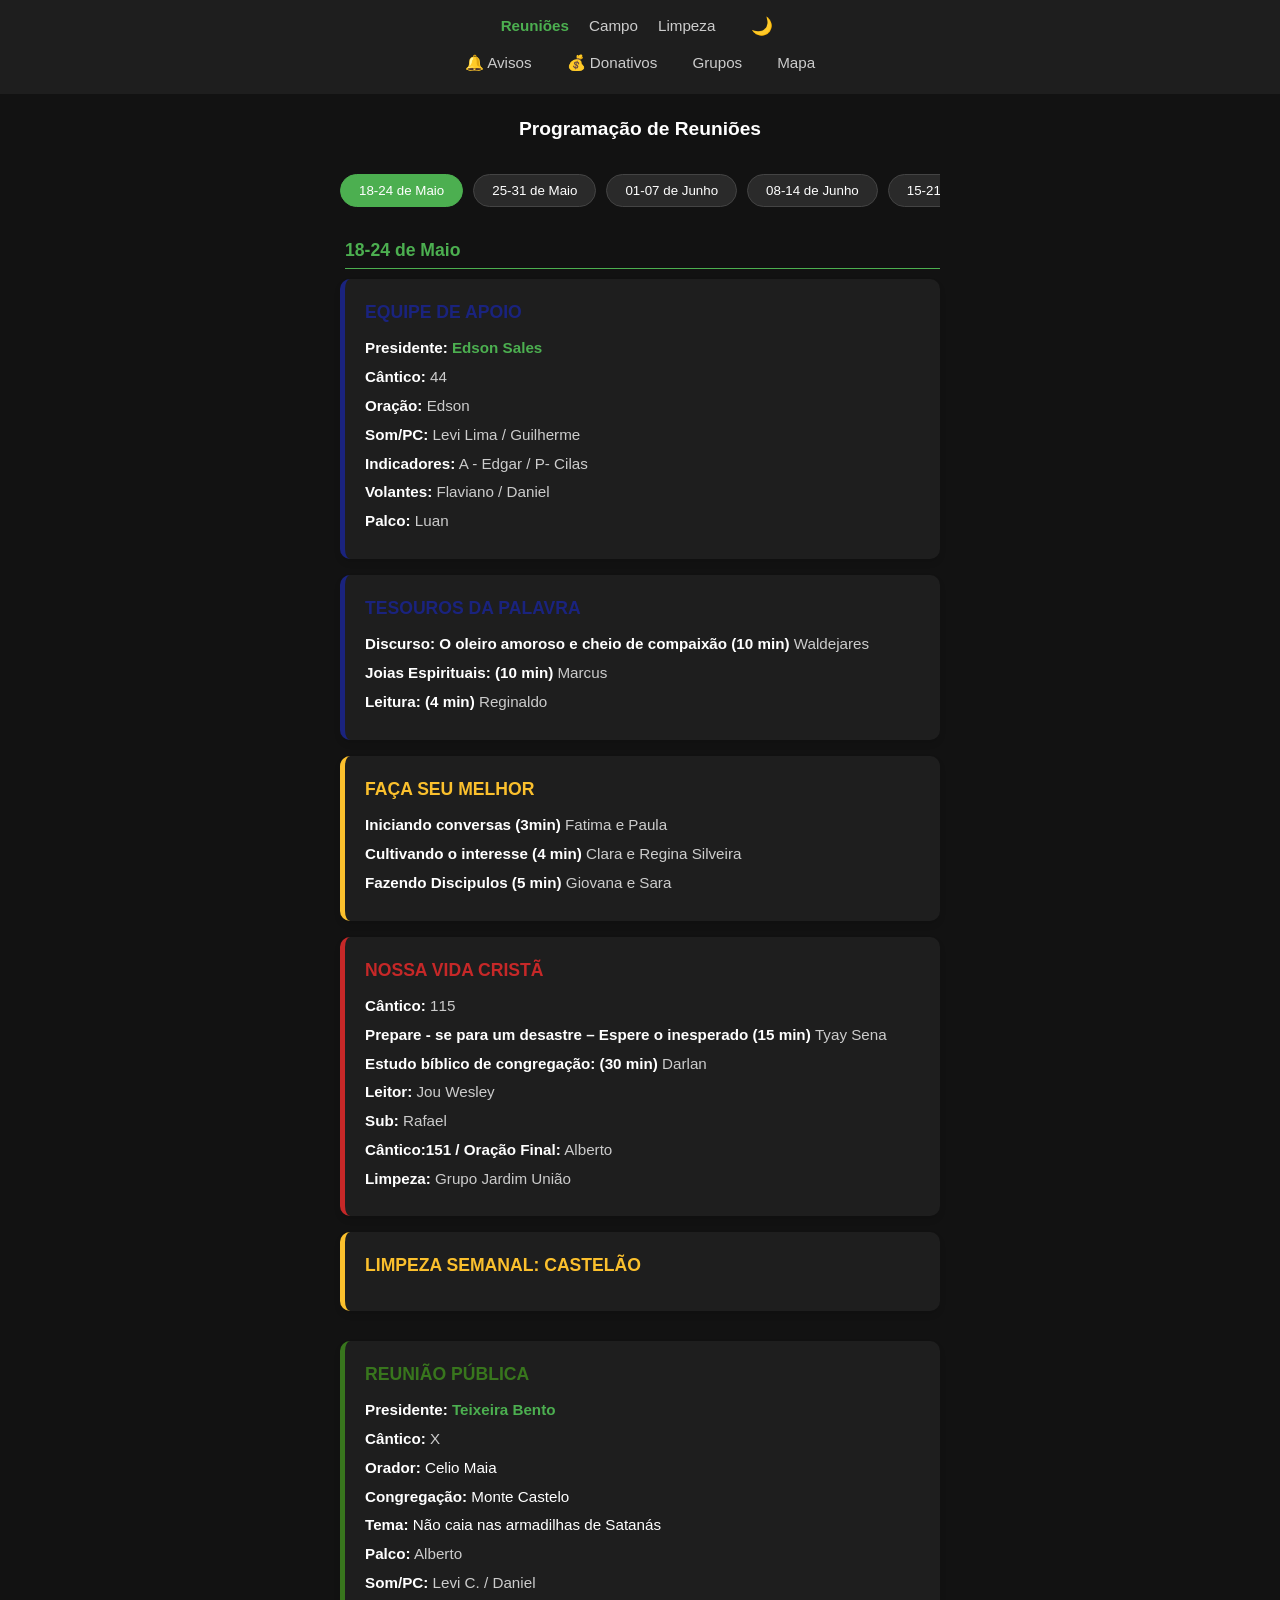
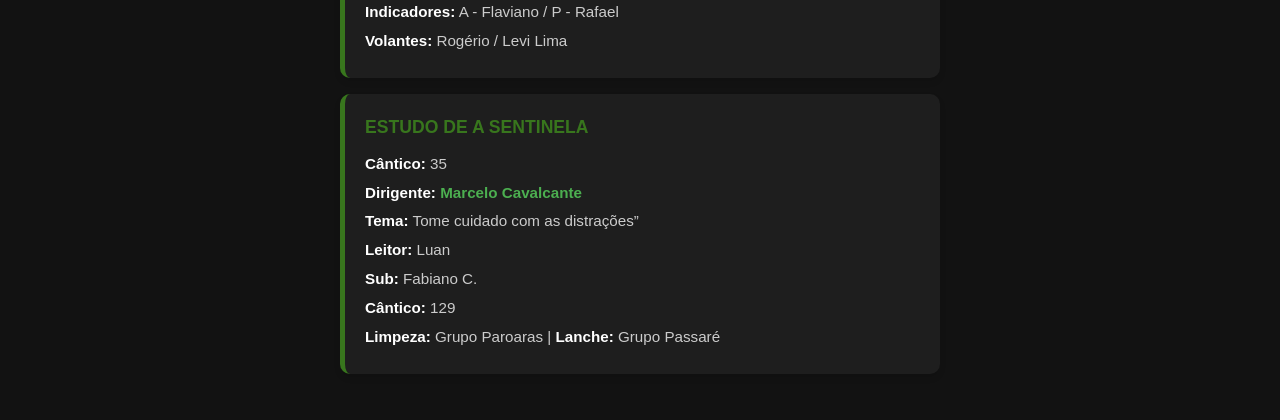
<file: index.html>
<!DOCTYPE html>
<html lang="pt-br">
<head>
    <meta charset="UTF-8">
    <meta name="viewport" content="width=device-width, initial-scale=1.0, maximum-scale=1.0, user-scalable=no">
    <title>Programação de Reuniões</title>
    <link rel="stylesheet" href="index.css">
    <script src="Reunioes/script.js" defer></script>
</head>
<body class="pagina-reunioes">

<header class="topbar">
    <div class="menu-principal">
        <a class="ativo" href="#">Reuniões</a>
        <a href="../Campo/campo.html">Campo</a>
        <a href="../Limpeza/limpeza.html">Limpeza</a>
        <button id="btn-dark" onclick="toggleDarkMode()" style="background:none; border:none; cursor:pointer; font-size:1.1rem; margin-left:10px;">🌙</button>
    </div>
    <div class="submenu">
        <a href="javascript:void(0)" onclick="abrirEventos()">🔔 Avisos</a>
        <a href="javascript:void(0)" onclick="abrirDonativos()">💰 Donativos</a>
        <a href="../Grupos/grupos.html">Grupos</a>
        <a href="..\Mapas/mapa.html">Mapa</a>
    </div>
</header>

<div class="reunioes-container">
    <h1 class="titulo-pagina" style="text-align: center; font-size: 1.2rem; margin: 20px 0;">Programação de Reuniões</h1>

    <div class="botoes-semana-wrapper">
    <button class="btn-semana ativo" onclick="trocarSemana(1, this)">18-24 de Maio</button>
    <button class="btn-semana" onclick="trocarSemana(2, this)">25-31 de Maio</button>
    <button class="btn-semana" onclick="trocarSemana(3, this)">01-07 de Junho</button>
    <button class="btn-semana" onclick="trocarSemana(4, this)">08-14 de Junho</button>
    <button class="btn-semana" onclick="trocarSemana(5, this)">15-21 de Junho</button>
    <button class="btn-semana" onclick="trocarSemana(6, this)">22-28 de Junho</button>
    <button class="btn-semana" onclick="trocarSemana(7, this)">29 de maio a 05 de Julho</button>
</div>

  <div class="semana-bloco ativa" id="semana1">
    <h2 class="data-destaque"> 18-24 de Maio</h2>
  <div class="item-reuniao" style="border-left-color: #1a237e;">
        <div class="titulo" style="color: #1a237e;">EQUIPE DE APOIO </div>
        <div class="detalhes"><b>Presidente:</b> <span class="pessoa">Edson Sales</span></div>
        <div class="detalhes"><b>Cântico: </b> 44</div>
        <div class="detalhes"><b>Oração: </b> Edson</div>
        <div class="detalhes"><b>Som/PC:</b> Levi Lima / Guilherme</div>
        <div class="detalhes"><b>Indicadores:</b> A - Edgar  / P- Cilas</div>
        <div class="detalhes"><b>Volantes:</b> Flaviano / Daniel</div>
        <div class="detalhes"><b>Palco:</b> Luan</div>
    </div>

    <div class="item-reuniao" style="border-left-color: #1a237e;">
        <div class="titulo" style="color: #1a237e;">TESOUROS DA PALAVRA</div>
        <div class="detalhes"><b>Discurso: O oleiro amoroso e cheio de compaixão     
(10 min) </b> Waldejares</div>
        <div class="detalhes"><b>Joias Espirituais: (10 min) </b> Marcus</div>
        <div class="detalhes"><b>Leitura: (4 min)</b> Reginaldo</div>
    </div>

    <div class="item-reuniao" style="border-left-color: #fbc02d;">
        <div class="titulo" style="color: #fbc02d;">FAÇA SEU MELHOR</div>
        <div class="detalhes"><b>Iniciando conversas (3min) </b> Fatima e Paula</div>
        <div class="detalhes"><b>Cultivando o interesse (4 min) </b> Clara e Regina 
Silveira</div>
        <div class="detalhes"><b>Fazendo Discipulos  (5 min) </b> Giovana e Sara</div>
    </div>

    <div class="item-reuniao" style="border-left-color: #c62828;">
        <div class="titulo" style="color: #c62828;">NOSSA VIDA CRISTÃ</div>
        <div class="detalhes"><b>Cântico: </b> 115</div>
        <div class="detalhes"><b>Prepare - se para um desastre – Espere o 
inesperado  (15 min) </b> Tyay Sena</div>
        <div class="detalhes"><b>Estudo bíblico de congregação: (30 min) </b></b> Darlan</div>
        <div class="detalhes"><b>Leitor:</b> Jou Wesley</div>
        <div class="detalhes"><b>Sub:</b> Rafael</div>
        <div class="detalhes"><b>Cântico:151 / Oração Final:</b> Alberto</div>
        <div class="detalhes"><b>Limpeza:</b> Grupo Jardim União</div>
    </div>
    <div class="item-reuniao" style="border-left-color: #fbc02d;">
        <div class="titulo" style="color: #fbc02d;">Limpeza Semanal: Castelão</div>
    </div>
  <div class="item-reuniao" style="border-left-color: #38761d; margin-top: 30px;">
        <div class="titulo" style="color: #38761d;">REUNIÃO PÚBLICA</div>
        <div class="detalhes"><b>Presidente:</b> <span class="pessoa"> Teixeira 
Bento</span></div>
        <div class="detalhes"><b>Cântico: </b> X</div>
        <div class="detalhes"><b>Orador:</b> <span style="color: #fff;">Celio Maia</span></div>
        <div class="detalhes"><b>Congregação:</b> <span style="color: #fff;">Monte Castelo</span></div>
        <div class="detalhes"><b>Tema:</b> <span style="color: #fff;"> Não caia nas armadilhas de Satanás </span></div>
        <div class="detalhes"><b>Palco:</b> Alberto</div>
        <div class="detalhes"><b>Som/PC:</b> Levi C. / Daniel</div>
        <div class="detalhes"><b>Indicadores:</b> A - Flaviano / P - Rafael</div>
        <div class="detalhes"><b>Volantes:</b> Rogério / Levi Lima</div>
    </div>

    <div class="item-reuniao" style="border-left-color: #38761d;">
        <div class="titulo" style="color: #38761d;">ESTUDO DE A SENTINELA</div>
        <div class="detalhes"><b>Cântico: </b> 35</div>
        <div class="detalhes"><b>Dirigente:</b> <span class="pessoa"> Marcelo Cavalcante</span></div>
        <div class="detalhes"><b>Tema:</b> Tome cuidado com as distrações”</div>
        <div class="detalhes"><b>Leitor:</b> Luan</div>
        <div class="detalhes"><b>Sub:</b> Fabiano C.</div>
        <div class="detalhes"><b>Cântico: </b> 129</div>
        <div class="detalhes"><b>Limpeza:</b> Grupo Paroaras | <b>Lanche:</b> Grupo Passaré</div>
    </div>
</div>

<div class="semana-bloco" id="semana2" style="display:none;">
    <h2 class="data-destaque">28-31 de Maio</h2>
    
    <div class="item-reuniao" style="border-left-color: #1a237e;">
        <div class="titulo" style="color: #1a237e;">EQUIPE DE APOIO </div>
        <div class="detalhes"><b>Presidente:</b> <span class="pessoa"> Khallew</span></div>
        <div class="detalhes"><b>Cântico: </b> 24</div>
        <div class="detalhes"><b>Oração: </b> Khallew</div>
        <div class="detalhes"><b>Som/PC:</b> Flaviano / Marcus</div>
        <div class="detalhes"><b>Indicadores:</b> A - Alberto  / P- Fabiano C.</div>
        <div class="detalhes"><b>Volantes:</b> Cilas / Luan</div>
        <div class="detalhes"><b>Palco:</b> Daniel</div>
    </div>

    <div class="item-reuniao" style="border-left-color: #1a237e;">
        <div class="titulo" style="color: #1a237e;">TESOUROS DA PALAVRA</div>
        <div class="detalhes"><b>Discurso: Nós amamos nosso paraíso espiritual     
(10 min) </b> Edson Sales</div>
        <div class="detalhes"><b>Joias espirituais: (10 min) </b>  Edgar Mariano</div>
        <div class="detalhes"><b>Leitura da Bíblia: (4 min)</b> Rafael</div>
    </div>

    <div class="item-reuniao" style="border-left-color: #fbc02d;">
        <div class="titulo" style="color: #fbc02d;">FAÇA SEU MELHOR</div>
        <div class="detalhes"><b>Iniciando conversas (3 min)</b> Elaina e Emily </div>
        <div class="detalhes"><b>Iniciando conversas (2 min)</b> Luan e Daniel</div>
        <div class="detalhes"><b>Iniciando conversas  (3 min)</b> Hermina e Juci</div>
        <div class="detalhes"><b>Explicando suas crenças 
(3min)</b> Wanessa e Maria José</div>
        
    </div>

    <div class="item-reuniao" style="border-left-color: #c62828;">
         <div class="titulo" style="color: #c62828;">NOSSA VIDA CRISTÃ</div>
        <div class="detalhes"><b>Cântico: </b> 80</div>
        <div class="detalhes"><b>Necessidades Locais (15 min) </b> Waldejares</div>
        <div class="detalhes"><b>Primeiro discurso da visita 
(30 min)</b></b> Superintendente 
de circuito</div>
        <div class="detalhes"><b>Cântico: 55 / Oração Final:</b> Waldejares</div>
        <div class="detalhes"><b>Limpeza:</b> Grupo  Passaré</div>
    </div>
      <div class="item-reuniao" style="border-left-color: #fbc02d;">
        <div class="titulo" style="color: #fbc02d;">Limpeza Semanal: Castelão</div>
    </div>
  <div class="item-reuniao" style="border-left-color: #38761d; margin-top: 30px;">
             <div class="titulo" style="color: #38761d;">REUNIÃO PÚBLICA</div>
        <div class="detalhes"><b>Presidente:</b> <span class="pessoa">  Allan 
Medeiros</span></div>
        <div class="detalhes"><b>Cântico: </b> X</div>
        <div class="detalhes"><b>Orador:</b> <span style="color: #fff;"> Daniel Rodrigues de Souza</span></div>
        <div class="detalhes"><b>Congregação:</b> <span style="color: #fff;"> Superintendente de Circuito</span></div>
        <div class="detalhes"><b>Tema:</b> <span style="color: #fff;"> Você colherá vida eterna?</span></div>
        <div class="detalhes"><b>Som/PC:</b> Edgar / Luan</div>
        <div class="detalhes"><b>Indicadores:</b> A - Jou Wesley / P - Aljan</div>
        <div class="detalhes"><b>Volantes:</b> Marcus / Guilherme</div>
        <div class="detalhes"><b>Palco:</b> Cilas</div>
    </div>

    <div class="item-reuniao" style="border-left-color: #38761d;">
       <div class="titulo" style="color: #38761d;">ESTUDO DE A SENTINELA</div>
        <div class="detalhes"><b>Cântico: </b> 135</div>
        <div class="detalhes"><b>Dirigente:</b> <span class="pessoa"> Marcelo Cavalcante</span></div>
        <div class="detalhes"><b>Tema:</b> Mostre perspicácia e você “será bem – sucedido” 
</div>
        <div class="detalhes"><b>Leitor:</b> </div>
        <div class="detalhes"><b>Sub:</b> </div>
        <div class="detalhes"><b>Ultimo discurso da visita: </b> <span style="color: #fff;"> Daniel Rodrigues de Souza</span></div>
        <div class="detalhes"><b>Cântico: </b> 42</div>
        <div class="detalhes"><b>Limpeza:</b> Grupo  Marrocos | <b>Lanche:</b> </div>
    </div>
</div>
    

<div class="semana-bloco" id="semana3" style="display:none;">

    <h2 class="data-destaque">04 - 07 de Junho</h2>
    
    <div class="item-reuniao" style="border-left-color: #1a237e;">
      <div class="titulo" style="color: #1a237e;">EQUIPE DE APOIO </div>
        <div class="detalhes"><b>Presidente:</b> <span class="pessoa"> Teixeira – 
B:Waldejares </span></div>
        <div class="detalhes"><b>Cântico: </b> 84</div>
        <div class="detalhes"><b>Oração: </b> Teixeira</div>
        <div class="detalhes"><b>Som/PC:</b> Levi L./ Daniel </div>
        <div class="detalhes"><b>Indicadores:</b> A - Rogério  / P- Nazareno </div>
        <div class="detalhes"><b>Volantes:</b> Juan / Rafael </div>
        <div class="detalhes"><b>Palco:</b>  Fabiano C</div>
    </div>

    <div class="item-reuniao" style="border-left-color: #1a237e;">
      <div class="titulo" style="color: #1a237e;">TESOUROS DA PALAVRA</div>
        <div class="detalhes"><b>Discurso: “Não tenha medo... Pois ‘eu estou com 
você’” (10 min)</b> Marcus</div>
        <div class="detalhes"><b>Joias espirituais: (10 min) </b> Tyay</div>
        <div class="detalhes"><b>Leitura da Bíblia: (4 min)</b> Levi Cavalcante – 
B: Pietro</div>
    </div>

    <div class="item-reuniao" style="border-left-color: #fbc02d;">
        <div class="titulo" style="color: #fbc02d;">FAÇA SEU MELHOR</div>
                <div class="detalhes"><b>Iniciando conversas (3 min)</b> Jessica e Lucia – B: 
Alberto e Reginaldo</div>
                <div class="detalhes"><b>Cultivando o interesse (4 min)</b> Beatriz Cordeiro e Sonia – 
B: Levi lima e Guilherme</div>
                <div class="detalhes"><b>Fazendo Discipulos (5 min)</b> Regina Lima e Raquel – 
B: Meire e Fatima</div>  
    </div>
        <div class="item-reuniao" style="border-left-color: #c62828;">
            <div class="titulo" style="color: #c62828;">NOSSA VIDA CRISTÃ</div>
            <div class="detalhes"><b>Cântico: </b> 76</div>
            <div class="detalhes"><b>Seja corajoso como Jeremias (6 min)</b> Khallew</div>
            <div class="detalhes"><b>‘Faça uma defesa... com brandura e 
profundo respeito’ (9 min)</b> Marcelo</div>
            <div class="detalhes"><b></b>Estudo bíblico de congregação: (30 min)</b> Ivoney</div>
            <div class="detalhes"><b>Leitor:</b> Edgar</div>
            <div class="detalhes"><b>Sub:</b> Jou Wesley</div>
            <div class="detalhes"><b>Cântico: 18 / Oração Final:</b> Jou Wesley</div>
            <div class="detalhes"><b>Limpeza:</b> Grupo Parque Dois Irmãos</div>
        </div>
        <div class="item-reuniao" style="border-left-color: #fbc02d;">
            <div class="titulo" style="color: #fbc02d;">Limpeza Semanal: Jardim União</div>
        </div>
        <div class="item-reuniao" style="border-left-color: #38761d;">
                <div class="titulo" style="color: #38761d;">REUNIÃO PÚBLICA</div>
                <div class="detalhes"><b>Presidente:</b> <span class="pessoa"> Waldejares Oliveira</span></div>
                <div class="detalhes"><b>Cântico: </b> X</div>
                <div class="detalhes"><b>Orador:</b> <span style="color: #fff;"> </span>Franc Marquilânio</div>
                <div class="detalhes"><b>Congregação:</b> <span style="color: #fff;"> </span>Conj Palmeiras</div>
                <div class="detalhes"><b>Tema:</b> <span style="color: #fff;"> </span> Será que Deus ainda está no controle?</div>
                <div class="detalhes"><b>Som/PC:</b>  Marcus / Guilherme </div>
                <div class="detalhes"><b>Indicadores:</b> A - Daniel / P - Juan </div>
                <div class="detalhes"><b>Volantes:</b>  Levi C. / Alberto </div>
                <div class="detalhes"><b>Palco:</b> Jou Wesley</div>
        </div>
        <div class="item-reuniao" style="border-left-color: #38761d;">
            <div class="titulo" style="color: #38761d;">ESTUDO DE A SENTINELA</div>
            <div class="detalhes"><b>Cântico: </b> 111</div>
            <div class="detalhes"><b>Dirigente:</b> <span class="pessoa"> Marcelo Cavalcante</span></div>
            <div class="detalhes"><b>Tema:</b>  Você pode ser feliz mesmo sendo odiado!</div>
            <div class="detalhes"><b>Leitor:</b> Rogério</div>
            <div class="detalhes"><b>Sub:</b> Levi L.</div>
            <div class="detalhes"><b>Cântico: </b> 149</div>
            <div class="detalhes"><b>Limpeza:</b> Grupo Jardim União   | <b>Lanche:</b> Parque Dois Irmãos</div>
        </div>
 </div>

   <div class="semana-bloco" id="semana4" style="display:none;">
    <h2 class="data-destaque">11-14 de Junho</h2>
    
     <div class="item-reuniao" style="border-left-color: #1a237e;">
      <div class="titulo" style="color: #1a237e;">EQUIPE DE APOIO </div>
        <div class="detalhes"><b>Presidente:</b> <span class="pessoa"> Ivoney</span></div>
        <div class="detalhes"><b>Cântico: </b> </div>
        <div class="detalhes"><b>Oração: </b> Ivoney</div>
        <div class="detalhes"><b>Som/PC:</b> Flaviano / Rafael</div>
        <div class="detalhes"><b>Indicadores:</b> A -  Juan / P- Ivoney </div>
        <div class="detalhes"><b>Volantes:</b> Nazareno / Reginaldo </div>
        <div class="detalhes"><b>Palco:</b> Levi C.</div>
    </div>

    <div class="item-reuniao" style="border-left-color: #1a237e;">
      <div class="titulo" style="color: #1a237e;">TESOUROS DA PALAVRA</div>
        <div class="detalhes"><b>Discurso: O que podemos aprender a doença 
espiritual de Judá? (10 min) </b> Allan</div>
        <div class="detalhes"><b>Joias espirituais: (10 min) </b>  Edson Sales</div>
        <div class="detalhes"><b>Leitura da Bíblia: (4 min)</b> Fabiano Cordeiro</div>
    </div>

    <div class="item-reuniao" style="border-left-color: #fbc02d;">
        <div class="titulo" style="color: #fbc02d;">FAÇA SEU MELHOR</div>
                <div class="detalhes"><b>niciando conversas (2 min)</b> Edgar e Cilas</div>
                <div class="detalhes"><b>Iniciando conversas (2 min)</b> Vitória e Emanuela</div>
                <div class="detalhes"><b>Cultivando o interesse  (4 min)</b> Rafaela e Giovana </div>
                <div class="detalhes"><b>Explicando suas crenças 
        (3min)</b> Leticia e Clara</div>   
    </div>
        <div class="item-reuniao" style="border-left-color: #c62828;">
            <div class="titulo" style="color: #c62828;">NOSSA VIDA CRISTÃ</div>
            <div class="detalhes"><b>Cântico: </b> 60</div>
            <div class="detalhes"><b>Proteja seu coração contra informações 
falsas (8 min) </b>  Allan Medeiros</div>
            <div class="detalhes"><b>Necessidades Locais (7min) </b> Khallew</div>
            <div class="detalhes"><b>Estudo bíblico de congregação: (30 min)</b></b> Marcelo</div>
            <div class="detalhes"><b>Leitor:</b> Daniel</div>
            <div class="detalhes"><b>Sub:</b> Rogério</div>
            <div class="detalhes"><b>Cântico: 68 / Oração Final:</b> Marcus</div>
            <div class="detalhes"><b>Limpeza:</b> Grupo  Paroaras</div>
        </div>
        <div class="item-reuniao" style="border-left-color: #fbc02d;">
            <div class="titulo" style="color: #fbc02d;">Limpeza Semanal: Passaré</div>
        </div>
        <div class="item-reuniao" style="border-left-color: #38761d;">
                <div class="titulo" style="color: #38761d;">REUNIÃO PÚBLICA</div>
                <div class="detalhes"><b>Presidente:</b> <span class="pessoa">  Tyay Sena</span></div>
                <div class="detalhes"><b>Cântico: </b> X</div>
                <div class="detalhes"><b>Orador:</b> <span style="color: #fff;"></span> Bruno Lima</div>
                <div class="detalhes"><b>Congregação:</b> <span style="color: #fff;"> </span> Planalto Maraponga</div>
                <div class="detalhes"><b>Tema:</b> <span style="color: #fff;"> </span> Jeová é o “Grandioso Criador” </div>
                <div class="detalhes"><b>Som/PC:</b> Daniel / Edgar </div>
                <div class="detalhes"><b>Indicadores:</b> A - Flaviano / P - Rafael </div>
                <div class="detalhes"><b>Volantes:</b>  Rogério / Levi L. </div>
                <div class="detalhes"><b>Palco:</b> Guilherme</div>
        </div>
        <div class="item-reuniao" style="border-left-color: #38761d;">
            <div class="titulo" style="color: #38761d;">ESTUDO DE A SENTINELA</div>
            <div class="detalhes"><b>Cântico: </b> 8</div>
            <div class="detalhes"><b>Dirigente:</b> <span class="pessoa"> Marcelo Cavalcante</span></div>
            <div class="detalhes"><b>Tema:</b> O “Deus da Verdade” sempre cumpre o que promete</div>
            <div class="detalhes"><b>Leitor:</b>  Marcus</div>
            <div class="detalhes"><b>Sub:</b> Juan </div>
            <div class="detalhes"><b>Cântico: </b> 2</div>
            <div class="detalhes"><b>Limpeza: </b> Grupo Passaré  | <b>Lanche:</b> Jardim União</div>
        </div>
 </div>

   <div class="semana-bloco" id="semana5" style="display:none;">
    <h2 class="data-destaque">18-21 de Junho</h2>
    
      <div class="item-reuniao" style="border-left-color: #1a237e;">
      <div class="titulo" style="color: #1a237e;">EQUIPE DE APOIO </div>
        <div class="detalhes"><b>Presidente:</b> <span class="pessoa"> Darlan Brasil</span> </div>
        <div class="detalhes"><b>Cântico: </b> 152</div>
        <div class="detalhes"><b>Oração: </b> Darlan</div>
        <div class="detalhes"><b>Som/PC:</b> Levi Cavalcante / Marcus </div>
        <div class="detalhes"><b>Indicadores:</b> A - Fabiano / P - Alberto </div>
        <div class="detalhes"><b>Volantes:</b> Cilas / Luan </div>
        <div class="detalhes"><b>Palco:</b> Rogério </div>
    </div>

    <div class="item-reuniao" style="border-left-color: #1a237e;">
      <div class="titulo" style="color: #1a237e;">TESOUROS DA PALAVRA</div>
        <div class="detalhes"><b>Discurso: Eles tratavam o templo de Jeová com 
desprezo (10 min) </b> Teixeira</div>
        <div class="detalhes"><b>Joias espirituais: (10 min) </b> Waldejares</div>
        <div class="detalhes"><b>Leitura da Bíblia: (4 min)</b> Juan</div>
    </div>

    <div class="item-reuniao" style="border-left-color: #fbc02d;">
        <div class="titulo" style="color: #fbc02d;">FAÇA SEU MELHOR</div>
                <div class="detalhes"><b>Iniciando conversas (3 min)</b>  Luzia e Neuvani</div>
                <div class="detalhes"><b>Cultivando o interesse (4 min)</b> Mileia e Elaina</div>
                <div class="detalhes"><b>Fazendo discípulos (5 min)</b>  Elane e Lucileide</div>
    </div>
        <div class="item-reuniao" style="border-left-color: #c62828;">
            <div class="titulo" style="color: #c62828;">NOSSA VIDA CRISTÃ</div>
            <div class="detalhes"><b>Cântico: </b> 91</div>
            <div class="detalhes"><b>Como podemos mostrar que valorizamos 
o nosso Salão do Reino  (5min) </b> Marcelo</div>
            <div class="detalhes"><b>Como seus donativos são usados – 
Manutenção de Salões do Reino (10min) </b> Ivoney</div>
            <div class="detalhes"><b></b>Estudo bíblico de congregação: (30 min) </b> Tyay</div>
            <div class="detalhes"><b>Leitor:</b> Rafael</div>
            <div class="detalhes"><b>Sub:</b> Edgar</div>
            <div class="detalhes"><b>Cântico: 71 / Oração Final:</b> Levi C.</div>
            <div class="detalhes"><b>Limpeza:</b> Grupo Marrocos</div>
        </div>
        <div class="item-reuniao" style="border-left-color: #fbc02d;">
            <div class="titulo" style="color: #fbc02d;">Limpeza Semanal: Parque Dois Irmãos</div>
        </div>
        <div class="item-reuniao" style="border-left-color: #38761d;">
                <div class="titulo" style="color: #38761d;">REUNIÃO PÚBLICA</div>
                <div class="detalhes"><b>Presidente:</b> <span class="pessoa"> </span> Edson Sales</div>
                <div class="detalhes"><b>Cântico: </b> X</div>
                <div class="detalhes"><b>Orador:</b> <span style="color: #fff;"> </span> Ivoney Domingos</div>
                <div class="detalhes"><b>Congregação:</b> <span style="color: #fff;"> </span> Jardim União</div>
                <div class="detalhes"><b>Tema:</b> <span style="color: #fff;"> </span> Os olhos de Jeová estão em todo lugar</div>
                <div class="detalhes"><b>Som/PC:</b> Levi L / Luan </div>
                <div class="detalhes"><b>Indicadores:</b> A - Nazareno / P - Rogério </div>
                <div class="detalhes"><b>Volantes:</b>  Jou Wesley / Marcus</div>
                <div class="detalhes"><b>Palco:</b> Fabiano C.</div>
        </div>
        <div class="item-reuniao" style="border-left-color: #38761d;">
            <div class="titulo" style="color: #38761d;">ESTUDO DE A SENTINELA</div>
            <div class="detalhes"><b>Cântico: </b> 122</div>
            <div class="detalhes"><b>Dirigente:</b> <span class="pessoa"> Marcelo Cavalcante</span></div>
            <div class="detalhes"><b>Tema:</b>  Tenha o ponto de vista de Jeová sobre as 
dificuldades</div>
            <div class="detalhes"><b>Leitor:</b> Juan</div>
            <div class="detalhes"><b>Sub:</b> Guilherme</div>
            <div class="detalhes"><b>Cântico: </b> 150</div>
            <div class="detalhes"><b>Limpeza: </b> Grupo Parque Dois Irmãos  | <b>Lanche:</b> Grupo Marrocos</div>
        </div>
 </div>

    <div class="semana-bloco" id="semana6" style="display:none;">
    <h2 class="data-destaque">25-28 de Junho</h2>
    
      <div class="item-reuniao" style="border-left-color: #1a237e;">
      <div class="titulo" style="color: #1a237e;">EQUIPE DE APOIO </div>
        <div class="detalhes"><b>Presidente:</b> <span class="pessoa"> Waldejares</span> </div>
        <div class="detalhes"><b>Cântico: </b> 5</div>
        <div class="detalhes"><b>Oração: </b> Waldejares</div>
        <div class="detalhes"><b>Som/PC:</b> Guilherme / Rafael</div>
        <div class="detalhes"><b>Indicadores:</b> A - Aljan  / P- Jou Wesley </div>
        <div class="detalhes"><b>Volantes:</b> Levi Lima / Reginaldo </div>
        <div class="detalhes"><b>Palco:</b> Nazareno </div>
    </div>

    <div class="item-reuniao" style="border-left-color: #1a237e;">
      <div class="titulo" style="color: #1a237e;">TESOUROS DA PALAVRA</div>
        <div class="detalhes"><b>Discurso: Do que você vai se orgulhar? (10 min)  </b> Edgar</div>
        <div class="detalhes"><b>Joias espirituais: (10 min) </b>  Ivoney</div>
        <div class="detalhes"><b>Leitura da Bíblia: (4 min)</b> Luan</div>
    </div>

    <div class="item-reuniao" style="border-left-color: #fbc02d;">
        <div class="titulo" style="color: #fbc02d;">FAÇA SEU MELHOR</div>
                <div class="detalhes"><b>Iniciando conversas (4 min)</b> Estrela e Vitória</div>
                <div class="detalhes"><b>Iniciando conversas (4 min)</b> Marcus e Nazareno</div>
                <div class="detalhes"><b>Fazendo discípulos (4 min)</b> Erica e Maria josé</div>  
    </div>
        <div class="item-reuniao" style="border-left-color: #c62828;">
            <div class="titulo" style="color: #c62828;">NOSSA VIDA CRISTÃ</div>
            <div class="detalhes"><b>Cântico: </b> 48</div>
            <div class="detalhes"><b>Não seja enganado e consentre – se no 
Reino  (15min) </b> Khallew</div>
            <div class="detalhes"><b></b>Estudo bíblico de congregação: (30 min)</b> Allan</div>
            <div class="detalhes"><b>Leitor:</b> Fabiano C.</div>
            <div class="detalhes"><b>Sub:</b> Levi C.</div>
            <div class="detalhes"><b>Cântico: 58 / Oração Final:</b> Cilas</div>
            <div class="detalhes"><b>Limpeza:</b> Grupo Jardim União</div>
        </div>
        <div class="item-reuniao" style="border-left-color: #fbc02d;">
            <div class="titulo" style="color: #fbc02d;">Limpeza Semanal: Paroaras</div>
        </div>
        <div class="item-reuniao" style="border-left-color: #38761d;">
                <div class="titulo" style="color: #38761d;">REUNIÃO PÚBLICA</div>
                <div class="detalhes"><b>Presidente:</b> <span class="pessoa">  Darlan</span> </div>
                <div class="detalhes"><b>Cântico: </b> X</div>
                <div class="detalhes"><b>Orador:</b> <span style="color: #fff;"> </span> Edilson Barreto</div>
                <div class="detalhes"><b>Congregação:</b> <span style="color: #fff;"> </span> Jockey Club</div>
                <div class="detalhes"><b>Tema:</b> <span style="color: #fff;"> </span> Pais, vocês estão construindo com materiais à prova 
de fogo?</div>
                <div class="detalhes"><b>Som/PC:</b> Marcus / Edgar</div>
                <div class="detalhes"><b>Indicadores:</b> A - Daniel / P - Juan </div>
                <div class="detalhes"><b>Volantes:</b>  Nazareno / Flaviano </div>
                <div class="detalhes"><b>Palco:</b> Cilas</div>
        </div>
        <div class="item-reuniao" style="border-left-color: #38761d;">
            <div class="titulo" style="color: #38761d;">ESTUDO DE A SENTINELA</div>
            <div class="detalhes"><b>Cântico: </b> 90</div>
            <div class="detalhes"><b>Dirigente:</b> <span class="pessoa"> Marcelo Cavalcante</span></div>
            <div class="detalhes"><b>Tema: </b>  Aprenda com “o Deus de todo o consolo”</div>
            <div class="detalhes"><b>Leitor:</b> Guilherme</div>
            <div class="detalhes"><b>Sub:</b> Rafael</div>
            <div class="detalhes"><b>Cântico: </b> 130</div>
            <div class="detalhes"><b>Limpeza:</b> Grupo Paroaras   | <b>Lanche:</b> Passaré</div>
        </div>
 </div>

    <div class="semana-bloco" id="semana7" style="display:none;">
    <h2 class="data-destaque">02-05 de Julho</h2>
    
      <div class="item-reuniao" style="border-left-color: #1a237e;">
      <div class="titulo" style="color: #1a237e;">EQUIPE DE APOIO </div>
        <div class="detalhes"><b>Presidente:</b> <span class="pessoa"> Tyay</span> </div>
        <div class="detalhes"><b>Cântico: </b> 106</div>
        <div class="detalhes"><b>Oração: </b> Tyay</div>
        <div class="detalhes"><b>Som/PC:</b> Levi Cavalcante / Daniel </div>
        <div class="detalhes"><b>Indicadores:</b> A - Alberto  / P - Flaviano </div>
        <div class="detalhes"><b>Volantes:</b>  Edgar / Reginaldo </div>
        <div class="detalhes"><b>Palco:</b> Marcus</div>
    </div>

    <div class="item-reuniao" style="border-left-color: #1a237e;">
      <div class="titulo" style="color: #1a237e;">TESOUROS DA PALAVRA</div>
        <div class="detalhes"><b>Discurso: Como “disputar uma corrida contra 
cavalos” (10 min)  </b> Darlan</div>
        <div class="detalhes"><b>Joias espirituais: (10 min) </b>  Khallew</div>
        <div class="detalhes"><b>Leitura da Bíblia: (4 min)</b> Aljan</div>
    </div>

    <div class="item-reuniao" style="border-left-color: #fbc02d;">
        <div class="titulo" style="color: #fbc02d;">FAÇA SEU MELHOR</div>
                <div class="detalhes"><b>Iniciando conversas (3 min)</b>  Vania e Sueli</div>
                <div class="detalhes"><b>Cultivando o interesse (4 min)</b> Juci e Gil</div>
                <div class="detalhes"><b>Discurso (5 min))</b> Rafael</div>   
    </div>
        <div class="item-reuniao" style="border-left-color: #c62828;">
            <div class="titulo" style="color: #c62828;">NOSSA VIDA CRISTÃ</div>
            <div class="detalhes"><b>Cântico: </b> 109</div>
            <div class="detalhes"><b>Necessidades Locais (15 min) </b> Marcelo</div>
            <div class="detalhes"><b></b>Estudo bíblico de congregação: (30 min)</b> Waldejares</div>
            <div class="detalhes"><b>Leitor:</b> Levi Lima</div>
            <div class="detalhes"><b>Sub:</b> Fabiano C.</div>
            <div class="detalhes"><b>Cântico: 28 / Oração Final:</b> Fabiano C. </div>
            <div class="detalhes"><b>Limpeza:</b> Grupo Passaré</div>
        </div>
        <div class="item-reuniao" style="border-left-color: #fbc02d;">
            <div class="titulo" style="color: #fbc02d;">Limpeza Semanal: Marrocos</div>
        </div>
        <div class="item-reuniao" style="border-left-color: #38761d;">
                <div class="titulo" style="color: #38761d;">REUNIÃO PÚBLICA</div>
                <div class="detalhes"><b>Presidente:</b> <span class="pessoa"> Ivoney 
Queiroz</span>  </div>
                <div class="detalhes"><b>Cântico: </b> X</div>
                <div class="detalhes"><b>Orador:</b> <span style="color: #fff;"> </span> Leudo Almeida</div>
                <div class="detalhes"><b>Congregação:</b> <span style="color: #fff;"> </span> Conj Palmeiras</div>
                <div class="detalhes"><b>Tema:</b> <span style="color: #fff;"> </span>  Porque mostrar amor abnegado? </div>
                <div class="detalhes"><b>Som/PC:</b> Levi Lima / Rafael </div>
                <div class="detalhes"><b>Indicadores:</b> A - Edgar / P - Nazareno </div>
                <div class="detalhes"><b>Volantes:</b>  Jou Wesley / Daniel </div>
                <div class="detalhes"><b>Palco:</b> Juan</div>
        </div>
        <div class="item-reuniao" style="border-left-color: #38761d;">
            <div class="titulo" style="color: #38761d;">ESTUDO DE A SENTINELA</div>
            <div class="detalhes"><b>Cântico: </b> 131</div>
            <div class="detalhes"><b>Dirigente:</b> <span class="pessoa"> Marcelo Cavalcante</span></div>
            <div class="detalhes"><b>Tema:</b> Marido e esposa, continuem fortalecendo a amizade 
entre vocês</div>
            <div class="detalhes"><b>Leitor:</b> Cilas</div>
            <div class="detalhes"><b>Sub:</b> Guilherme</div>
            <div class="detalhes"><b>Cântico: </b> 132</div>
            <div class="detalhes"><b>Limpeza:</b> Grupo Marrocos  | <b>Lanche:</b> Passaré </div>
        </div>
 </div>

<div id="modal-info" class="modal" onclick="fecharModal()">
    <div class="modal-content" onclick="event.stopPropagation()">
        <h2 id="modal-titulo" style="color:var(--primary); margin-top:0; font-size: 1.2rem;"></h2>
        <div id="modal-corpo" style="margin: 20px 0;"></div>
        <button onclick="fecharModal()" class="btn-fechar">FECHAR</button>
    </div>
</div>

<script src="/Reunioes/script.js"></script>
</body>
</html>
</file>
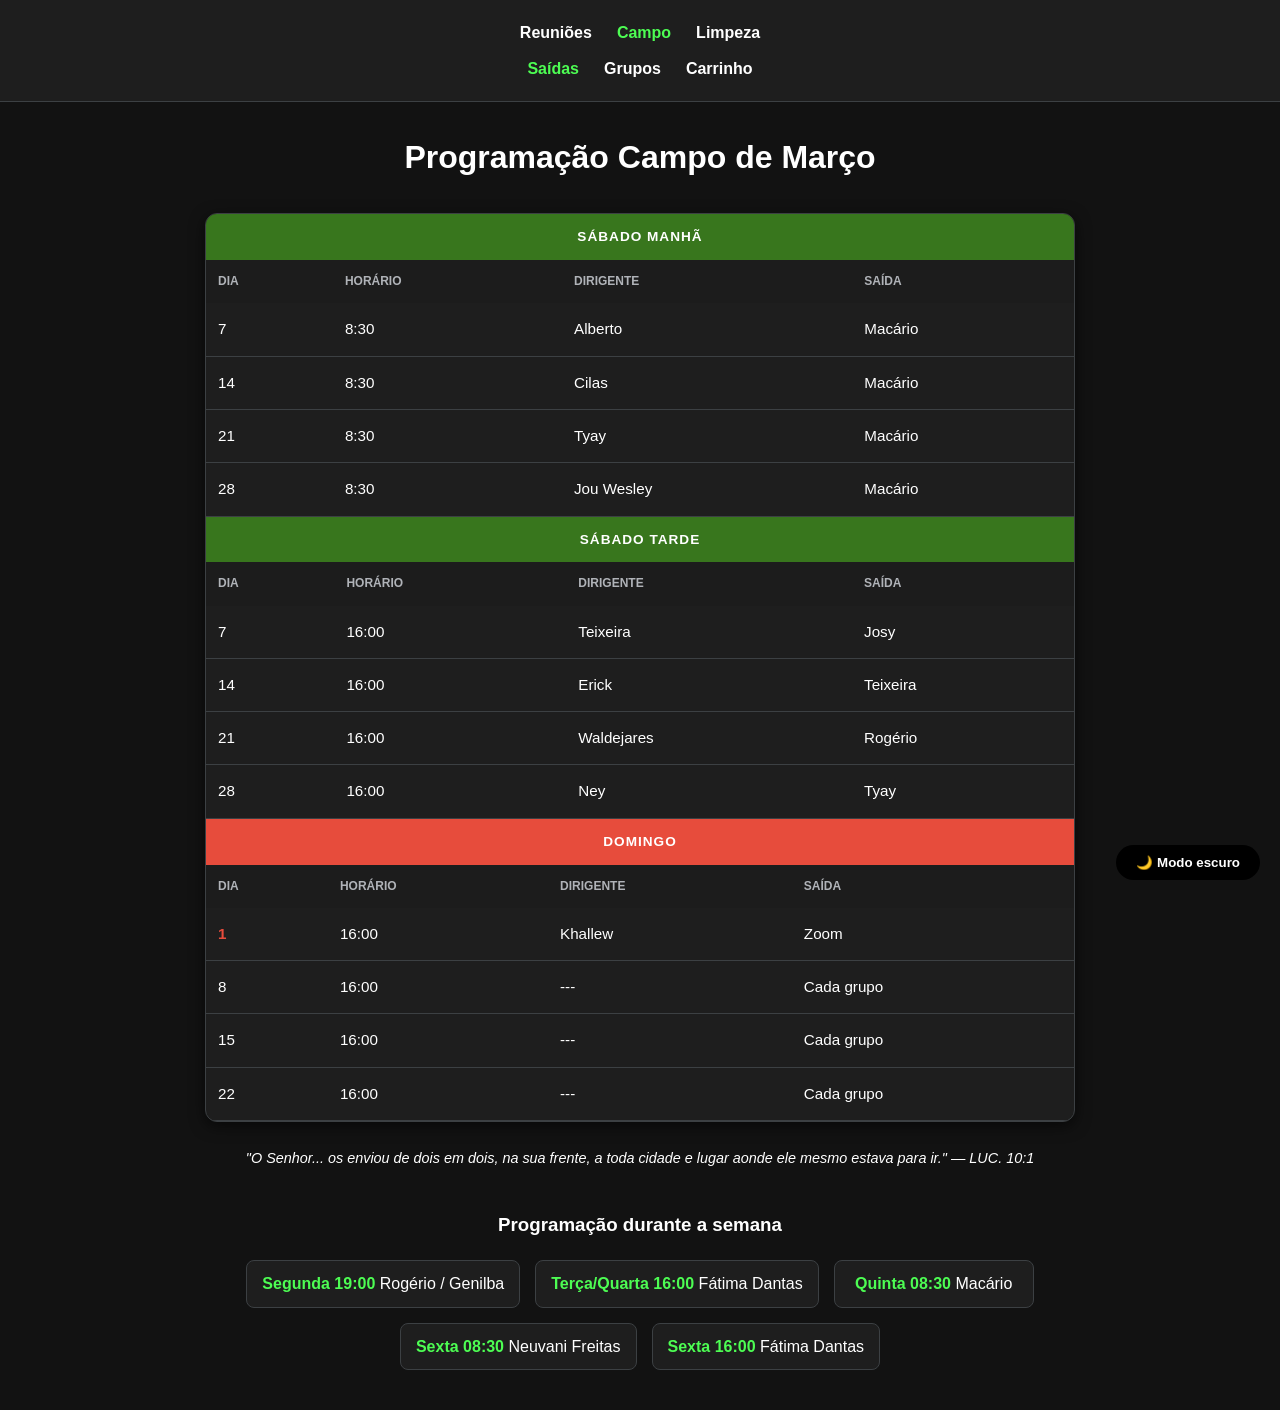
<file: Campo/campo.html>
<!DOCTYPE html>
<html lang="pt-br">
<head>
  <meta charset="UTF-8">
  <meta name="viewport" content="width=device-width, initial-scale=1.0">
  <title>Saída de Campo</title>
  <link rel="stylesheet" href="campo.css">
  <script src="campo.js" defer></script>
  <button class="dark-toggle" onclick="toggleDarkMode()">🌙 Modo escuro</button>
</head>

<body>

<header class="topbar">
  <div class="menu-principal">
    <a href="/">Reuniões</a>
    <a class="ativo" href="campo.html">Campo</a>
    <a href="../Limpeza/limpeza.html">Limpeza</a>
  </div>

  <div class="submenu">
    <a class="ativo" href="campo.html">Saídas</a>
    <a href="../Grupos/grupos.html">Grupos</a>
    <a href="../Carrinho/carrinho.html">Carrinho</a>
  </div>
</header>

<div class="container">
  <h1 class="titulo-pagina">Programação Campo de Março</h1>

  <div class="card">
    <div class="cabecalho-dia" style="background-color: #38761d;">Sábado Manhã</div>
    <div class="tabela-carrinho-container">
      <table class="tabela-dados">
        <tr><th>DIA</th><th>HORÁRIO</th><th>DIRIGENTE</th><th>SAÍDA</th></tr>
        <tr><td>7</td><td>8:30</td><td>Alberto</td><td>Macário</td></tr>
        <tr><td>14</td><td>8:30</td><td>Cilas</td><td>Macário</td></tr>
        <tr><td>21</td><td>8:30</td><td>Tyay</td><td>Macário</td></tr>
        <tr><td>28</td><td>8:30</td><td>Jou Wesley</td><td>Macário</td></tr>
      </table>
    </div>

    <div class="cabecalho-dia" style="background-color: #38761d;">Sábado Tarde</div>
    <div class="tabela-carrinho-container">
      <table class="tabela-dados">
        <tr><th>DIA</th><th>HORÁRIO</th><th>DIRIGENTE</th><th>SAÍDA</th></tr>
        <tr><td>7</td><td>16:00</td><td>Teixeira</td><td>Josy</td></tr>
        <tr><td>14</td><td>16:00</td><td>Erick</td><td>Teixeira</td></tr>
        <tr><td>21</td><td>16:00</td><td>Waldejares</td><td>Rogério</td></tr>
        <tr><td>28</td><td>16:00</td><td>Ney</td><td>Tyay</td></tr>
      </table>
    </div>

    <div class="cabecalho-dia" style="background-color: #e74c3c;">Domingo</div>
    <div class="tabela-carrinho-container">
      <table class="tabela-dados">
        <tr><th>DIA</th><th>HORÁRIO</th><th>DIRIGENTE</th><th>SAÍDA</th></tr>
        <tr><td style="color: #e74c3c; font-weight: bold;">1</td><td>16:00</td><td>Khallew</td><td>Zoom</td></tr>
        <tr><td>8</td><td>16:00</td><td>---</td><td>Cada grupo</td></tr>
        <tr><td>15</td><td>16:00</td><td>---</td><td>Cada grupo</td></tr>
        <tr><td>22</td><td>16:00</td><td>---</td><td>Cada grupo</td></tr>
      </table>
    </div>
  </div>

  <div style="text-align: center; margin-top: 20px; font-style: italic; font-size: 0.9rem;">
    <p>"O Senhor... os enviou de dois em dois, na sua frente, a toda cidade e lugar aonde ele mesmo estava para ir." — LUC. 10:1</p>
  </div>
  <div class="programacao-semanal">
    <h3>Programação durante a semana</h3>
    <div class="grid-semanal">
      <div class="dia-item"><b>Segunda 19:00</b> Rogério / Genilba</div>
      <div class="dia-item"><b>Terça/Quarta 16:00</b> Fátima Dantas</div>
      <div class="dia-item"><b>Quinta 08:30</b> Macário</div>
      <div class="dia-item"><b>Sexta 08:30</b> Neuvani Freitas</div>
      <div class="dia-item"><b>Sexta 16:00</b> Fátima Dantas</div>
    </div>
  </div>
</div>

</body>
</html>
</file>
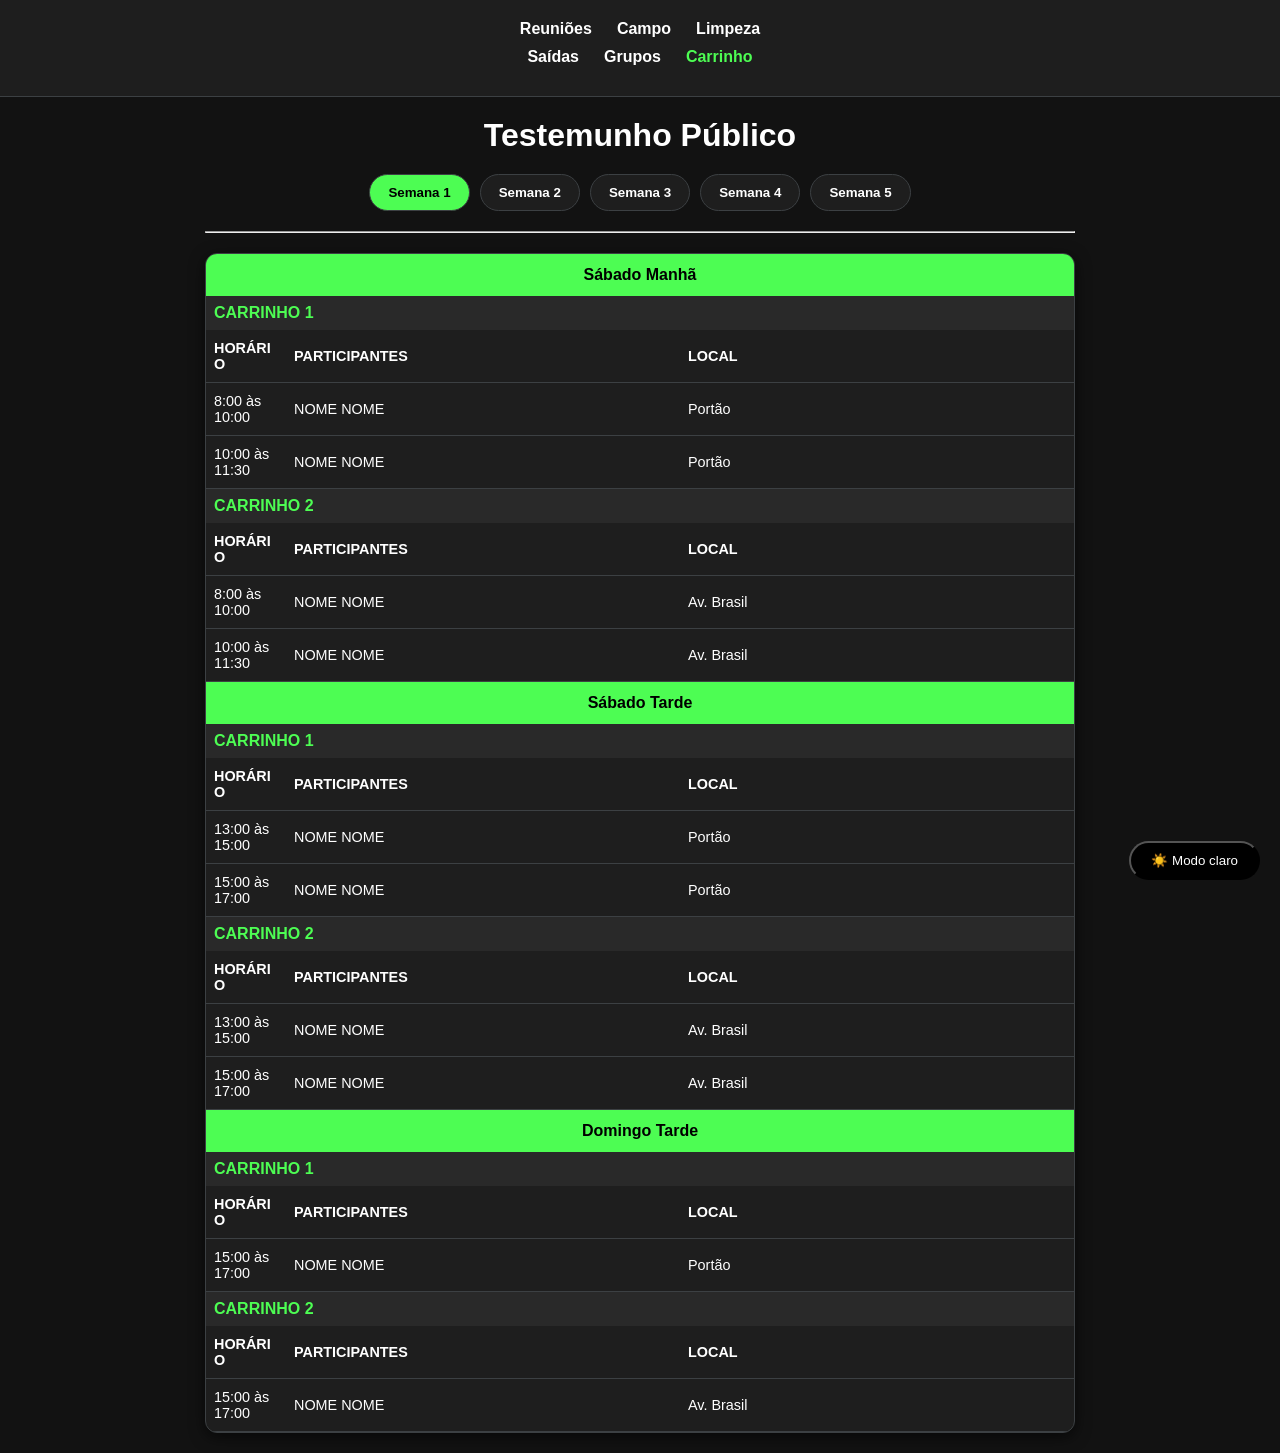
<file: Carrinho/carrinho.html>
<!DOCTYPE html>
<html lang="pt-br">
<head>
  <meta charset="UTF-8">
  <meta name="viewport" content="width=device-width, initial-scale=1.0">
  <title>Carrinho - Programação</title>
  <link rel="stylesheet" href="carrinho.css">
  <script src="carrinho.js" defer></script>
</head>

<body>
<button class="dark-toggle" onclick="toggleDarkMode()">🌙 Modo escuro</button>

<header class="topbar">
  <div class="menu-principal">
    <a href="/">Reuniões</a>
    <a href="../Campo/campo.html">Campo</a>
    <a href="../Limpeza/limpeza.html">Limpeza</a>
  </div>

  <div class="submenu">
    <a href="../Campo/campo.html">Saídas</a>
    <a href="../Grupos/grupos.html">Grupos</a>
    <a class="ativo" href="carrinho.html">Carrinho</a>
  </div>
</header>

<div class="container">
  <h1 class="titulo-pagina">Testemunho Público</h1>

  <div class="seletor-semana">
    <button onclick="trocarSemana(1)">Semana 1</button>
    <button onclick="trocarSemana(2)">Semana 2</button>
    <button onclick="trocarSemana(3)">Semana 3</button>
    <button onclick="trocarSemana(4)">Semana 4</button>
    <button onclick="trocarSemana(5)">Semana 5</button>
  </div>

  <hr class="divisor">

  <!-- SEMANA 1 -->
  <div class="card semana ativa" id="semana1">
    <div class="cabecalho-dia">Sábado Manhã</div>
    <div class="tabela-carrinho-container">
      <div class="label-carrinho">CARRINHO 1</div>
      <table class="tabela-dados">
        <tr><th>HORÁRIO</th><th>PARTICIPANTES</th><th>LOCAL</th></tr>
        <tr><td>8:00 às 10:00</td><td>NOME NOME</td><td>Portão</td></tr>
        <tr><td>10:00 às 11:30</td><td>NOME NOME</td><td>Portão</td></tr>
      </table>
    </div>
    <div class="tabela-carrinho-container">
      <div class="label-carrinho">CARRINHO 2</div>
      <table class="tabela-dados">
        <tr><th>HORÁRIO</th><th>PARTICIPANTES</th><th>LOCAL</th></tr>
        <tr><td>8:00 às 10:00</td><td>NOME NOME</td><td>Av. Brasil</td></tr>
        <tr><td>10:00 às 11:30</td><td>NOME NOME</td><td>Av. Brasil</td></tr>
      </table>
    </div>

    <div class="cabecalho-dia">Sábado Tarde</div>
    <div class="tabela-carrinho-container">
      <div class="label-carrinho">CARRINHO 1</div>
      <table class="tabela-dados">
        <tr><th>HORÁRIO</th><th>PARTICIPANTES</th><th>LOCAL</th></tr>
        <tr><td>13:00 às 15:00</td><td>NOME NOME</td><td>Portão</td></tr>
        <tr><td>15:00 às 17:00</td><td>NOME NOME</td><td>Portão</td></tr>
      </table>
    </div>
    <div class="tabela-carrinho-container">
      <div class="label-carrinho">CARRINHO 2</div>
      <table class="tabela-dados">
        <tr><th>HORÁRIO</th><th>PARTICIPANTES</th><th>LOCAL</th></tr>
        <tr><td>13:00 às 15:00</td><td>NOME NOME</td><td>Av. Brasil</td></tr>
        <tr><td>15:00 às 17:00</td><td>NOME NOME</td><td>Av. Brasil</td></tr>
      </table>
    </div>

    <div class="cabecalho-dia">Domingo Tarde</div>
    <div class="tabela-carrinho-container">
      <div class="label-carrinho">CARRINHO 1</div>
      <table class="tabela-dados">
        <tr><th>HORÁRIO</th><th>PARTICIPANTES</th><th>LOCAL</th></tr>
        <tr><td>15:00 às 17:00</td><td>NOME NOME</td><td>Portão</td></tr>
      </table>
    </div>
    <div class="tabela-carrinho-container">
      <div class="label-carrinho">CARRINHO 2</div>
      <table class="tabela-dados">
        <tr><th>HORÁRIO</th><th>PARTICIPANTES</th><th>LOCAL</th></tr>
        <tr><td>15:00 às 17:00</td><td>NOME NOME</td><td>Av. Brasil</td></tr>
      </table>
    </div>
  </div>

  <!-- SEMANAS 2 A 5 (REPETIR ESTRUTURA ACIMA) -->
  <div class="card semana" id="semana2">
     <div class="cabecalho-dia">Sábado Manhã</div>
    <div class="tabela-carrinho-container">
      <div class="label-carrinho">CARRINHO 1</div>
      <table class="tabela-dados">
        <tr><th>HORÁRIO</th><th>PARTICIPANTES</th><th>LOCAL</th></tr>
        <tr><td>8:00 às 10:00</td><td>NOME NOME</td><td>Portão</td></tr>
        <tr><td>10:00 às 11:30</td><td>NOME NOME</td><td>Portão</td></tr>
      </table>
    </div>
    <div class="tabela-carrinho-container">
      <div class="label-carrinho">CARRINHO 2</div>
      <table class="tabela-dados">
        <tr><th>HORÁRIO</th><th>PARTICIPANTES</th><th>LOCAL</th></tr>
        <tr><td>8:00 às 10:00</td><td>NOME NOME</td><td>Av. Brasil</td></tr>
        <tr><td>10:00 às 11:30</td><td>NOME NOME</td><td>Av. Brasil</td></tr>
      </table>
    </div>

    <div class="cabecalho-dia">Sábado Tarde</div>
    <div class="tabela-carrinho-container">
      <div class="label-carrinho">CARRINHO 1</div>
      <table class="tabela-dados">
        <tr><th>HORÁRIO</th><th>PARTICIPANTES</th><th>LOCAL</th></tr>
        <tr><td>13:00 às 15:00</td><td>NOME NOME</td><td>Portão</td></tr>
        <tr><td>15:00 às 17:00</td><td>NOME NOME</td><td>Portão</td></tr>
      </table>
    </div>
    <div class="tabela-carrinho-container">
      <div class="label-carrinho">CARRINHO 2</div>
      <table class="tabela-dados">
        <tr><th>HORÁRIO</th><th>PARTICIPANTES</th><th>LOCAL</th></tr>
        <tr><td>13:00 às 15:00</td><td>NOME NOME</td><td>Av. Brasil</td></tr>
        <tr><td>15:00 às 17:00</td><td>NOME NOME</td><td>Av. Brasil</td></tr>
      </table>
    </div>

    <div class="cabecalho-dia">Domingo Tarde</div>
    <div class="tabela-carrinho-container">
      <div class="label-carrinho">CARRINHO 1</div>
      <table class="tabela-dados">
        <tr><th>HORÁRIO</th><th>PARTICIPANTES</th><th>LOCAL</th></tr>
        <tr><td>15:00 às 17:00</td><td>NOME NOME</td><td>Portão</td></tr>
      </table>
    </div>
    <div class="tabela-carrinho-container">
      <div class="label-carrinho">CARRINHO 2</div>
      <table class="tabela-dados">
        <tr><th>HORÁRIO</th><th>PARTICIPANTES</th><th>LOCAL</th></tr>
        <tr><td>15:00 às 17:00</td><td>NOME NOME</td><td>Av. Brasil</td></tr>
      </table>
    </div>
  </div>
    
   <div class="card semana" id="semana3">
     <div class="cabecalho-dia">Sábado Manhã</div>
    <div class="tabela-carrinho-container">
      <div class="label-carrinho">CARRINHO 1</div>
      <table class="tabela-dados">
        <tr><th>HORÁRIO</th><th>PARTICIPANTES</th><th>LOCAL</th></tr>
        <tr><td>8:00 às 10:00</td><td>NOME NOME</td><td>Portão</td></tr>
        <tr><td>10:00 às 11:30</td><td>NOME NOME</td><td>Portão</td></tr>
      </table>
    </div>
    <div class="tabela-carrinho-container">
      <div class="label-carrinho">CARRINHO 2</div>
      <table class="tabela-dados">
        <tr><th>HORÁRIO</th><th>PARTICIPANTES</th><th>LOCAL</th></tr>
        <tr><td>8:00 às 10:00</td><td>NOME NOME</td><td>Av. Brasil</td></tr>
        <tr><td>10:00 às 11:30</td><td>NOME NOME</td><td>Av. Brasil</td></tr>
      </table>
    </div>

    <div class="cabecalho-dia">Sábado Tarde</div>
    <div class="tabela-carrinho-container">
      <div class="label-carrinho">CARRINHO 1</div>
      <table class="tabela-dados">
        <tr><th>HORÁRIO</th><th>PARTICIPANTES</th><th>LOCAL</th></tr>
        <tr><td>13:00 às 15:00</td><td>NOME NOME</td><td>Portão</td></tr>
        <tr><td>15:00 às 17:00</td><td>NOME NOME</td><td>Portão</td></tr>
      </table>
    </div>
    <div class="tabela-carrinho-container">
      <div class="label-carrinho">CARRINHO 2</div>
      <table class="tabela-dados">
        <tr><th>HORÁRIO</th><th>PARTICIPANTES</th><th>LOCAL</th></tr>
        <tr><td>13:00 às 15:00</td><td>NOME NOME</td><td>Av. Brasil</td></tr>
        <tr><td>15:00 às 17:00</td><td>NOME NOME</td><td>Av. Brasil</td></tr>
      </table>
    </div>

    <div class="cabecalho-dia">Domingo Tarde</div>
    <div class="tabela-carrinho-container">
      <div class="label-carrinho">CARRINHO 1</div>
      <table class="tabela-dados">
        <tr><th>HORÁRIO</th><th>PARTICIPANTES</th><th>LOCAL</th></tr>
        <tr><td>15:00 às 17:00</td><td>NOME NOME</td><td>Portão</td></tr>
      </table>
    </div>
    <div class="tabela-carrinho-container">
      <div class="label-carrinho">CARRINHO 2</div>
      <table class="tabela-dados">
        <tr><th>HORÁRIO</th><th>PARTICIPANTES</th><th>LOCAL</th></tr>
        <tr><td>15:00 às 17:00</td><td>NOME NOME</td><td>Av. Brasil</td></tr>
      </table>
    </div>
  </div>
   <div class="card semana" id="semana4">
     <div class="cabecalho-dia">Sábado Manhã</div>
    <div class="tabela-carrinho-container">
      <div class="label-carrinho">CARRINHO 1</div>
      <table class="tabela-dados">
        <tr><th>HORÁRIO</th><th>PARTICIPANTES</th><th>LOCAL</th></tr>
        <tr><td>8:00 às 10:00</td><td>NOME NOME</td><td>Portão</td></tr>
        <tr><td>10:00 às 11:30</td><td>NOME NOME</td><td>Portão</td></tr>
      </table>
    </div>
    <div class="tabela-carrinho-container">
      <div class="label-carrinho">CARRINHO 2</div>
      <table class="tabela-dados">
        <tr><th>HORÁRIO</th><th>PARTICIPANTES</th><th>LOCAL</th></tr>
        <tr><td>8:00 às 10:00</td><td>NOME NOME</td><td>Av. Brasil</td></tr>
        <tr><td>10:00 às 11:30</td><td>NOME NOME</td><td>Av. Brasil</td></tr>
      </table>
    </div>

    <div class="cabecalho-dia">Sábado Tarde</div>
    <div class="tabela-carrinho-container">
      <div class="label-carrinho">CARRINHO 1</div>
      <table class="tabela-dados">
        <tr><th>HORÁRIO</th><th>PARTICIPANTES</th><th>LOCAL</th></tr>
        <tr><td>13:00 às 15:00</td><td>NOME NOME</td><td>Portão</td></tr>
        <tr><td>15:00 às 17:00</td><td>NOME NOME</td><td>Portão</td></tr>
      </table>
    </div>
    <div class="tabela-carrinho-container">
      <div class="label-carrinho">CARRINHO 2</div>
      <table class="tabela-dados">
        <tr><th>HORÁRIO</th><th>PARTICIPANTES</th><th>LOCAL</th></tr>
        <tr><td>13:00 às 15:00</td><td>NOME NOME</td><td>Av. Brasil</td></tr>
        <tr><td>15:00 às 17:00</td><td>NOME NOME</td><td>Av. Brasil</td></tr>
      </table>
    </div>

    <div class="cabecalho-dia">Domingo Tarde</div>
    <div class="tabela-carrinho-container">
      <div class="label-carrinho">CARRINHO 1</div>
      <table class="tabela-dados">
        <tr><th>HORÁRIO</th><th>PARTICIPANTES</th><th>LOCAL</th></tr>
        <tr><td>15:00 às 17:00</td><td>NOME NOME</td><td>Portão</td></tr>
      </table>
    </div>
    <div class="tabela-carrinho-container">
      <div class="label-carrinho">CARRINHO 2</div>
      <table class="tabela-dados">
        <tr><th>HORÁRIO</th><th>PARTICIPANTES</th><th>LOCAL</th></tr>
        <tr><td>15:00 às 17:00</td><td>NOME NOME</td><td>Av. Brasil</td></tr>
      </table>
    </div>
  </div>
 <div class="card semana" id="semana5">
     <div class="cabecalho-dia">Sábado Manhã</div>
    <div class="tabela-carrinho-container">
      <div class="label-carrinho">CARRINHO 1</div>
      <table class="tabela-dados">
        <tr><th>HORÁRIO</th><th>PARTICIPANTES</th><th>LOCAL</th></tr>
        <tr><td>8:00 às 10:00</td><td>NOME NOME</td><td>Portão</td></tr>
        <tr><td>10:00 às 11:30</td><td>NOME NOME</td><td>Portão</td></tr>
      </table>
    </div>
    <div class="tabela-carrinho-container">
      <div class="label-carrinho">CARRINHO 2</div>
      <table class="tabela-dados">
        <tr><th>HORÁRIO</th><th>PARTICIPANTES</th><th>LOCAL</th></tr>
        <tr><td>8:00 às 10:00</td><td>NOME NOME</td><td>Av. Brasil</td></tr>
        <tr><td>10:00 às 11:30</td><td>NOME NOME</td><td>Av. Brasil</td></tr>
      </table>
    </div>

    <div class="cabecalho-dia">Sábado Tarde</div>
    <div class="tabela-carrinho-container">
      <div class="label-carrinho">CARRINHO 1</div>
      <table class="tabela-dados">
        <tr><th>HORÁRIO</th><th>PARTICIPANTES</th><th>LOCAL</th></tr>
        <tr><td>13:00 às 15:00</td><td>NOME NOME</td><td>Portão</td></tr>
        <tr><td>15:00 às 17:00</td><td>NOME NOME</td><td>Portão</td></tr>
      </table>
    </div>
    <div class="tabela-carrinho-container">
      <div class="label-carrinho">CARRINHO 2</div>
      <table class="tabela-dados">
        <tr><th>HORÁRIO</th><th>PARTICIPANTES</th><th>LOCAL</th></tr>
        <tr><td>13:00 às 15:00</td><td>NOME NOME</td><td>Av. Brasil</td></tr>
        <tr><td>15:00 às 17:00</td><td>NOME NOME</td><td>Av. Brasil</td></tr>
      </table>
    </div>

    <div class="cabecalho-dia">Domingo Tarde</div>
    <div class="tabela-carrinho-container">
      <div class="label-carrinho">CARRINHO 1</div>
      <table class="tabela-dados">
        <tr><th>HORÁRIO</th><th>PARTICIPANTES</th><th>LOCAL</th></tr>
        <tr><td>15:00 às 17:00</td><td>NOME NOME</td><td>Portão</td></tr>
      </table>
    </div>
    <div class="tabela-carrinho-container">
      <div class="label-carrinho">CARRINHO 2</div>
      <table class="tabela-dados">
        <tr><th>HORÁRIO</th><th>PARTICIPANTES</th><th>LOCAL</th></tr>
        <tr><td>15:00 às 17:00</td><td>NOME NOME</td><td>Av. Brasil</td></tr>
      </table>
    </div>
  </div>

</div>
</body>
</html>
</file>
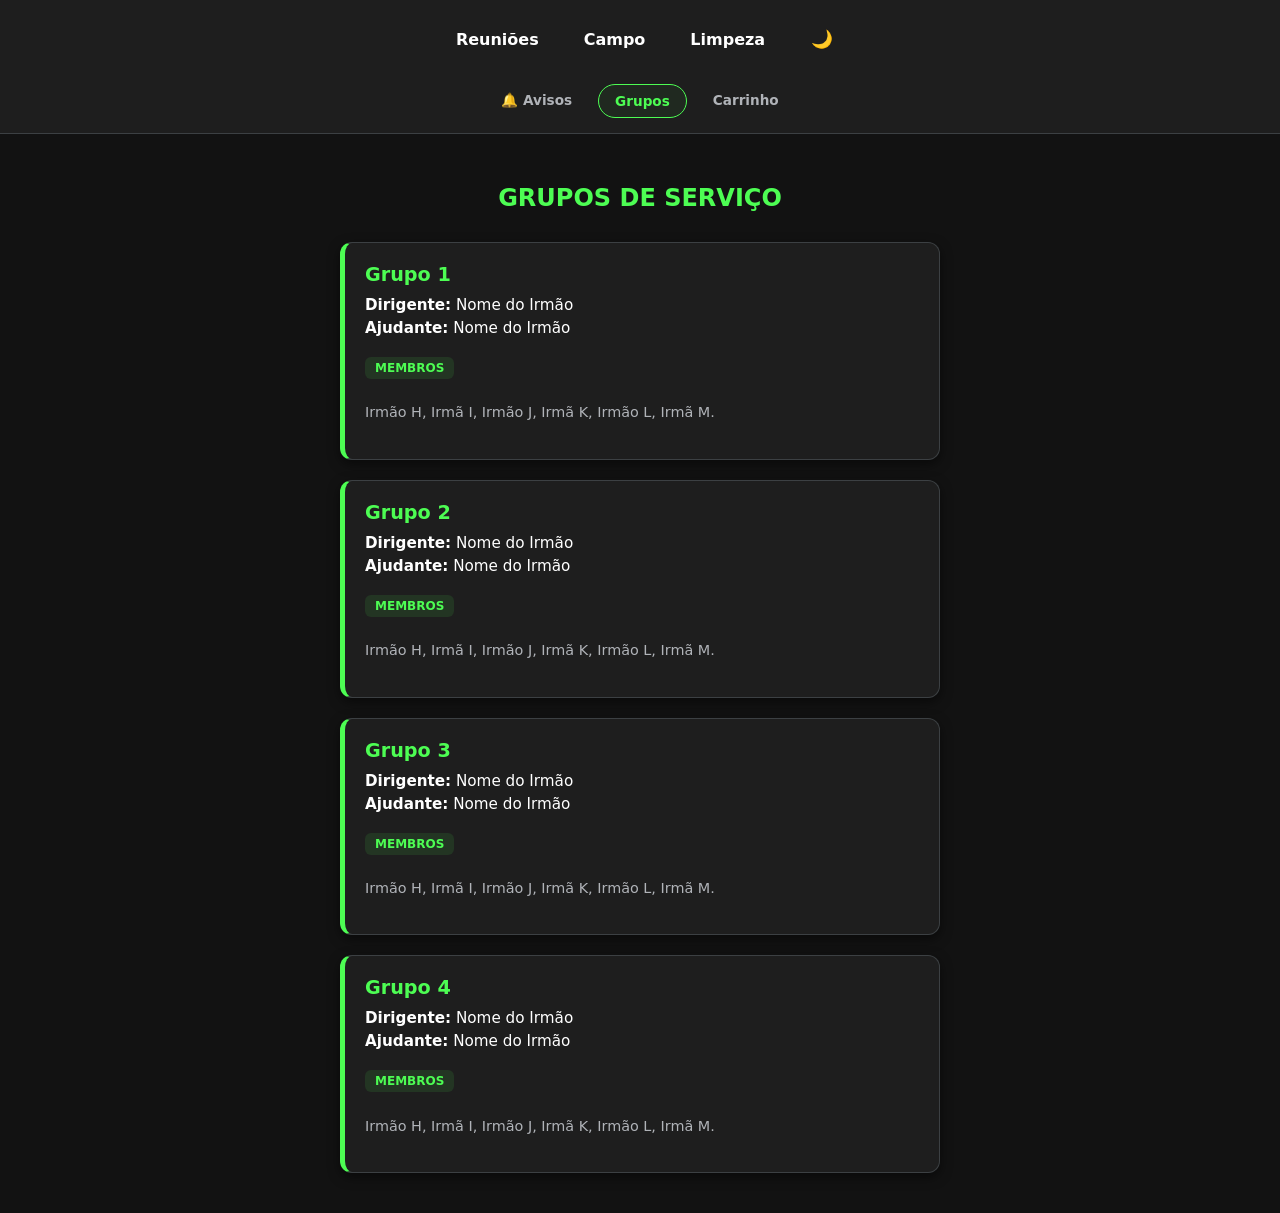
<file: Grupos/grupos.html>
<!DOCTYPE html>
<html lang="pt-br">
<head>
    <meta charset="UTF-8">
    <meta name="viewport" content="width=device-width, initial-scale=1.0">
    <title>Grupos - Programação</title>
    <link rel="stylesheet" href="grupos.css">
    <script src="grupos.js" defer></script>
</head>

<body class="pagina-grupos">

<header class="topbar">
    <div class="menu-principal">
        <a href="/">Reuniões</a>
        <a href="../Campo/campo.html">Campo</a>
        <a href="../Limpeza/limpeza.html">Limpeza</a>
        <button id="btn-dark" onclick="toggleDarkMode()" style="background:none; border:none; cursor:pointer; font-size:1.1rem; margin-left:10px;">🌙</button>
    </div>
    <div class="submenu">
        <a href="javascript:void(0)" onclick="abrirEventos()">🔔 Avisos</a>
        <a class="ativo" href="grupos.html">Grupos</a>
        <a href="../Carrinho/carrinho.html">Carrinho</a>
    </div>
</header>

<div class="reunioes-container"> <h1 class="semana-titulo">Grupos de Serviço</h1>

    <!-- Grupo 1 -->
 <div class="card">
    <div class="corpo-grupo">
        <h2 class="titulo-grupo-interno">Grupo 1</h2> <!-- Título movido para aqui -->
        
        <p class="info-responsavel"><b>Dirigente:</b> Nome do Irmão</p>
        <p class="info-responsavel"><b>Ajudante:</b> Nome do Irmão</p>
        
        <div class="label-membros">MEMBROS</div>
        <p class="lista-membros">
            Irmão H, Irmã I, Irmão J, Irmã K, Irmão L, Irmã M.
        </p>
    </div>
</div>

    <!-- Grupo 2 -->
   <div class="card">
    <div class="corpo-grupo">
        <h2 class="titulo-grupo-interno">Grupo 2</h2> <!-- Título movido para aqui -->
        
        <p class="info-responsavel"><b>Dirigente:</b> Nome do Irmão</p>
        <p class="info-responsavel"><b>Ajudante:</b> Nome do Irmão</p>
        
        <div class="label-membros">MEMBROS</div>
        <p class="lista-membros">
            Irmão H, Irmã I, Irmão J, Irmã K, Irmão L, Irmã M.
        </p>
    </div>
</div>
    <!-- Grupo 3 -->
  <div class="card">
    <div class="corpo-grupo">
        <h2 class="titulo-grupo-interno">Grupo 3</h2> <!-- Título movido para aqui -->
        
        <p class="info-responsavel"><b>Dirigente:</b> Nome do Irmão</p>
        <p class="info-responsavel"><b>Ajudante:</b> Nome do Irmão</p>
        
        <div class="label-membros">MEMBROS</div>
        <p class="lista-membros">
            Irmão H, Irmã I, Irmão J, Irmã K, Irmão L, Irmã M.
        </p>
    </div>
</div>
    <!-- Grupo 4 -->
    <div class="card">
    <div class="corpo-grupo">
        <h2 class="titulo-grupo-interno">Grupo 4</h2> <!-- Título movido para aqui -->
        
        <p class="info-responsavel"><b>Dirigente:</b> Nome do Irmão</p>
        <p class="info-responsavel"><b>Ajudante:</b> Nome do Irmão</p>
        
        <div class="label-membros">MEMBROS</div>
        <p class="lista-membros">
            Irmão H, Irmã I, Irmão J, Irmã K, Irmão L, Irmã M.
        </p>
    </div>
</div>

<div id="modal-info" class="modal">
    <div class="modal-conteudo">
        <h2 id="modal-titulo" style="color: var(--verde); margin-top: 0;"></h2>
        <div id="modal-corpo" style="margin: 20px 0; line-height: 1.6;"></div>
        <button class="btn-fechar" onclick="fecharModal()">Fechar</button>
    </div>
</div>

<script src="grupos.js"></script>
</body>
</html>
</file>
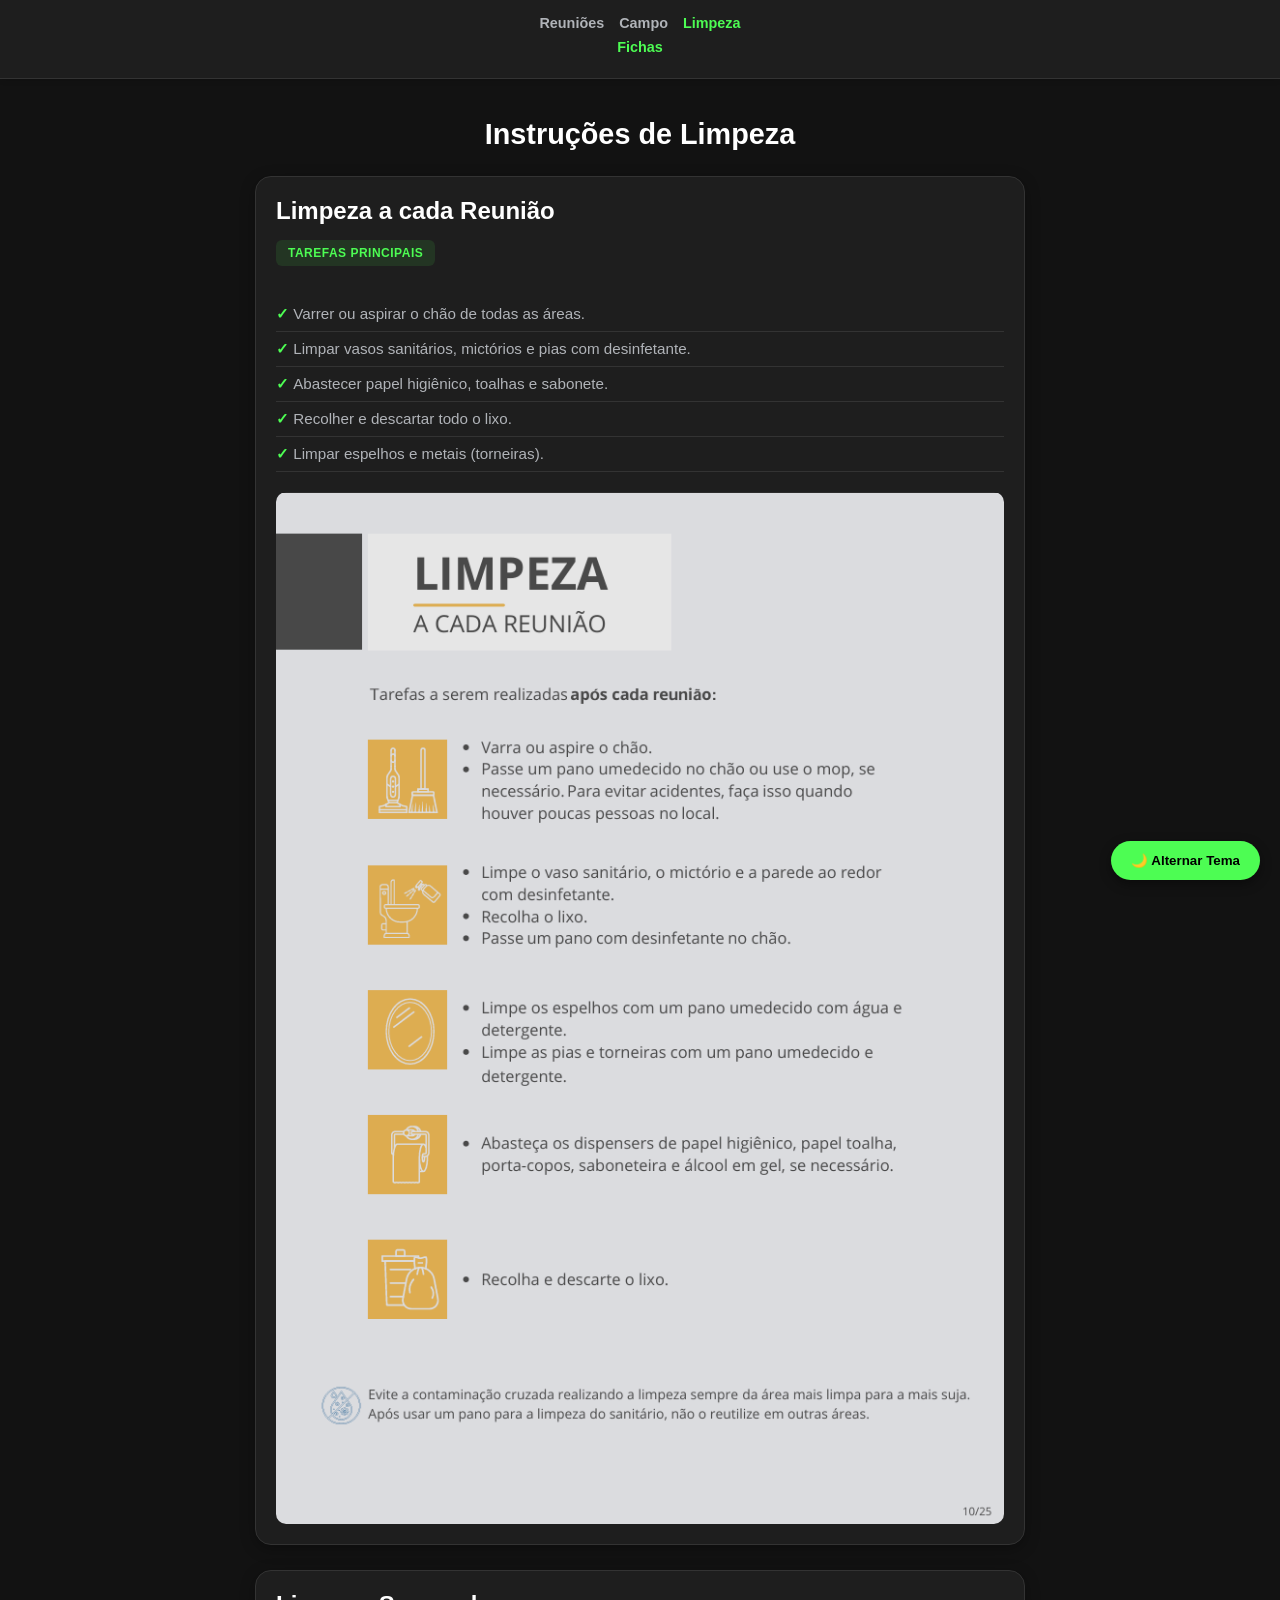
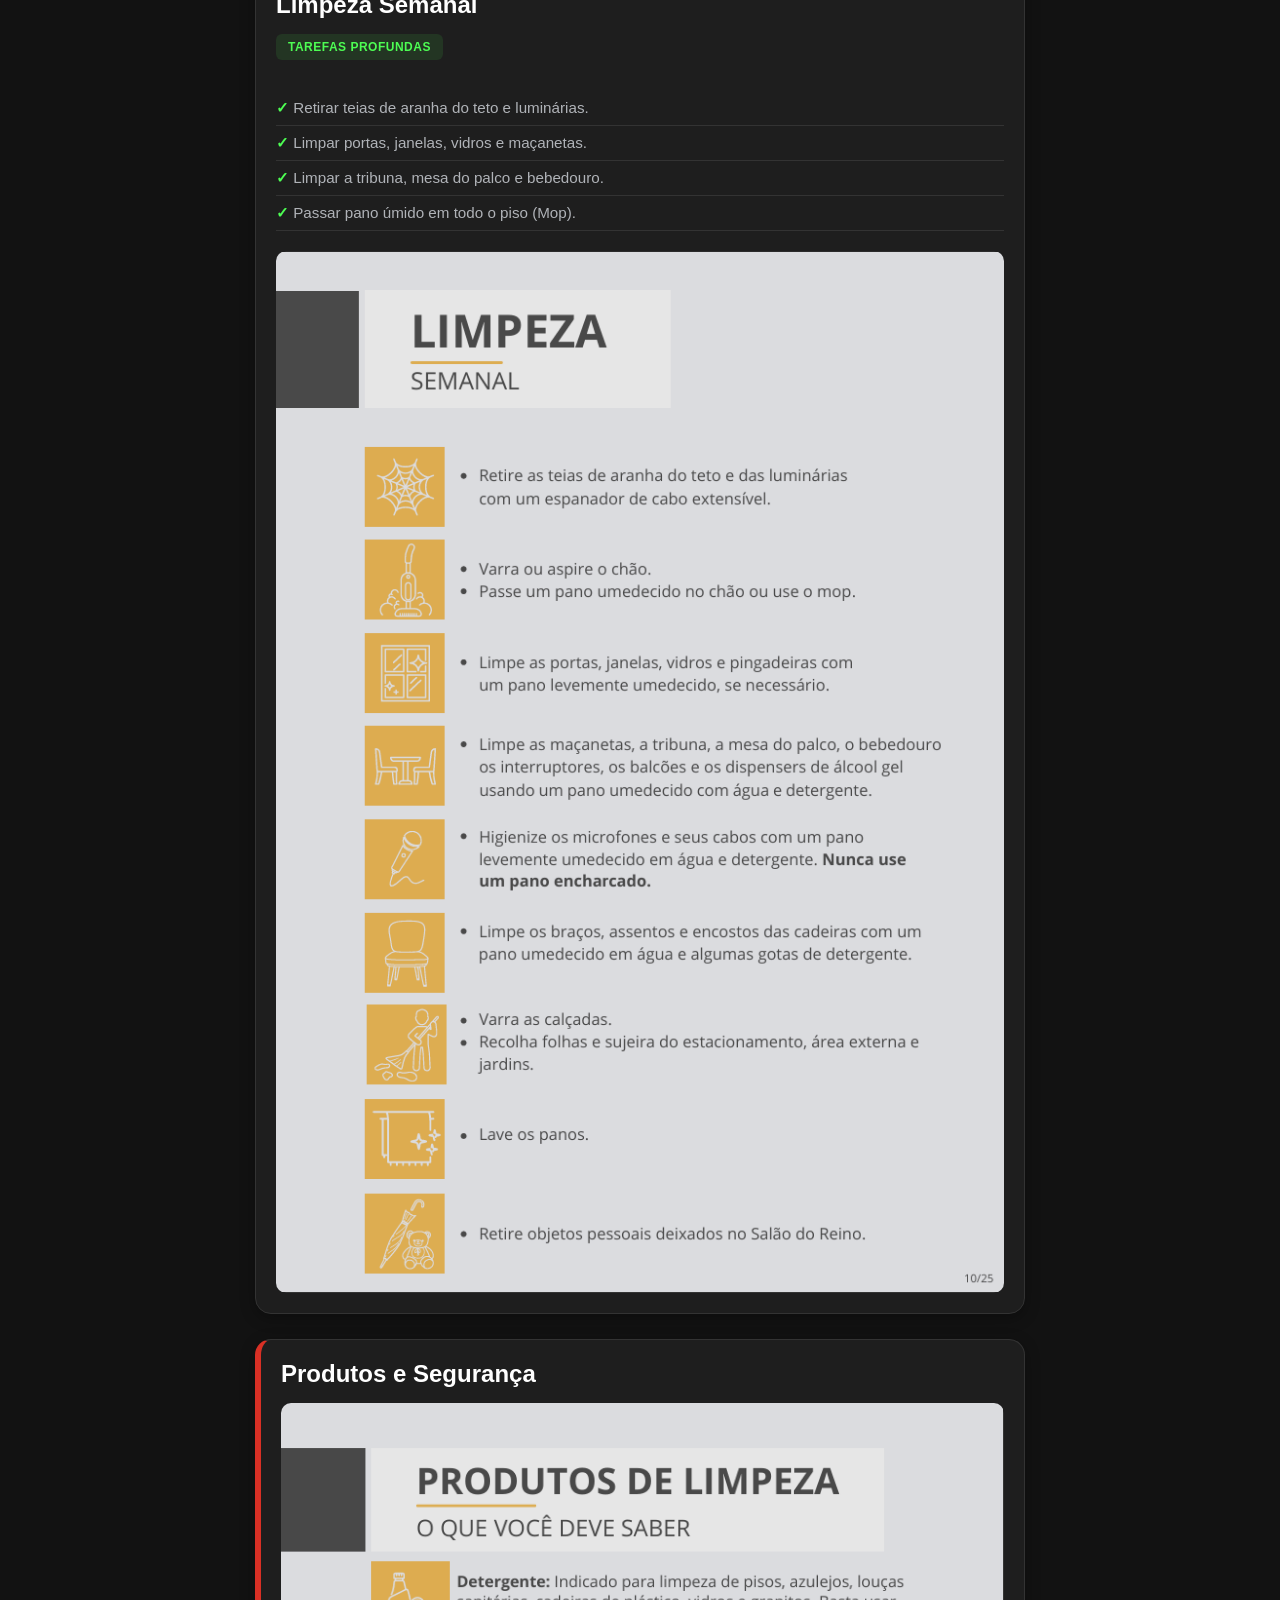
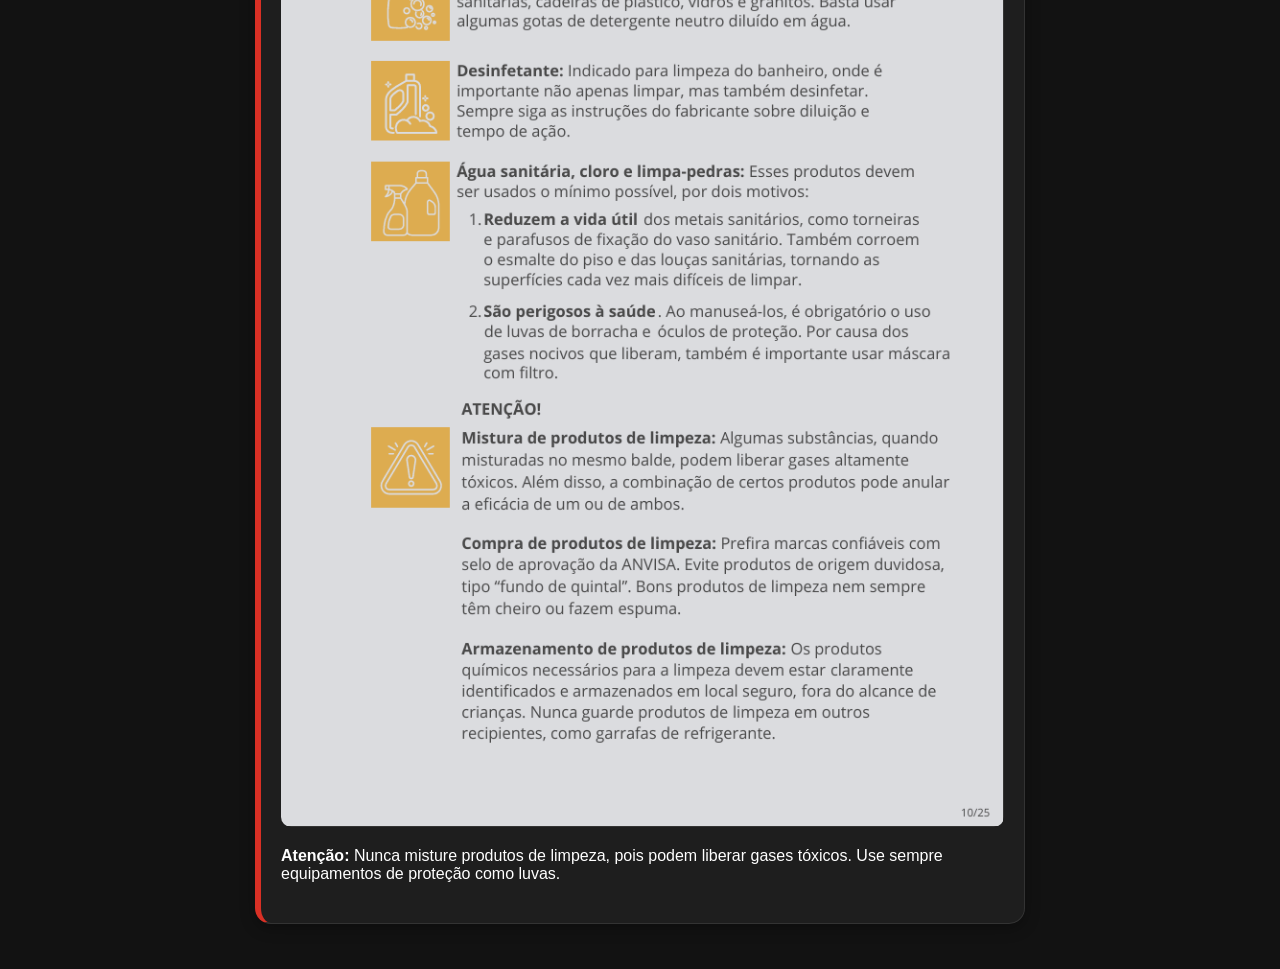
<file: Limpeza/limpeza.html>
<!DOCTYPE html>
<html lang="pt-br">
<head>
    <meta charset="UTF-8">
    <meta name="viewport" content="width=device-width, initial-scale=1.0">
    <title>Limpeza - Fichas de Instrução</title>
    <link rel="stylesheet" href="limpeza.css">
    <script src="limpeza.js" defer></script>
</head>

<body>
<!-- Botão flutuante para o modo noturno -->
<button class="dark-toggle" onclick="toggleDarkMode()">🌙 Alternar Tema</button>

<header class="topbar">
  <div class="menu-principal">
    <a href="/">Reuniões</a>
    <a href="../Campo/campo.html">Campo</a>
    <a class="ativo" href="limpeza.html">Limpeza</a>
  </div>

  <div class="submenu">
    <a class="ativo" href="limpeza.html">Fichas</a>
  </div>
</header>

<div class="container">
    <h1 class="titulo-pagina">Instruções de Limpeza</h1>

    <!-- CARD: LIMPEZA A CADA REUNIÃO -->
    <div class="card">
        <div class="corpo-grupo">
            <h2 class="titulo-grupo-interno">Limpeza a cada Reunião</h2>
            
            <div class="label-membros">TAREFAS PRINCIPAIS</div>
            <ul class="lista-membros">
                <li>Varrer ou aspirar o chão de todas as áreas.</li>
                <li>Limpar vasos sanitários, mictórios e pias com desinfetante.</li>
                <li>Abastecer papel higiênico, toalhas e sabonete.</li>
                <li>Recolher e descartar todo o lixo.</li>
                <li>Limpar espelhos e metais (torneiras).</li>
            </ul>

            <div class="espaco-imagem">
                <!-- Ajustado para a pasta Imagens e o nome com 'z' conforme seu VS Code -->
                <img src="Imagens/limpezaz-reuniao.png" alt="Instruções Reunião">
            </div>
        </div>
    </div>

    <!-- CARD: LIMPEZA SEMANAL -->
    <div class="card">
        <div class="corpo-grupo">
            <h2 class="titulo-grupo-interno">Limpeza Semanal</h2>
            
            <div class="label-membros">TAREFAS PROFUNDAS</div>
            <ul class="lista-membros">
                <li>Retirar teias de aranha do teto e luminárias.</li>
                <li>Limpar portas, janelas, vidros e maçanetas.</li>
                <li>Limpar a tribuna, mesa do palco e bebedouro.</li>
                <li>Passar pano úmido em todo o piso (Mop).</li>
            </ul>

            <div class="espaco-imagem">
                <img src="Imagens/limpezaz-semanal.png" alt="Instruções Semanal">
            </div>
        </div>
    </div>

    <!-- CARD: PRODUTOS DE LIMPEZA -->
    <div class="card aviso-alerta">
        <div class="corpo-grupo">
            <h2 class="titulo-grupo-interno">Produtos e Segurança</h2>
            
            <div class="espaco-imagem">
                <img src="Imagens/produtos.png" alt="Instruções de Produtos">
            </div>

            <p class="lista-membros" style="margin-top: 20px;">
                <b>Atenção:</b> Nunca misture produtos de limpeza, pois podem liberar gases tóxicos. Use sempre equipamentos de proteção como luvas.
            </p>
        </div>
    </div>

</div> 
</body>
</html>
</file>
<file: index.css>
/* --- ESTILO GERAL E VARIÁVEIS --- */
:root {
    --bg: #121212;
    --card-bg: #1e1e1e;
    --text-principal: #ffffff;
    --text-secundario: #cccccc; /* Cinza claro para leitura no escuro */
    --primary: #4caf50; /* Verde mais vivo para contraste no Dark Mode */
    --accent-blue: #1a237e;
    --accent-yellow: #fbc02d;
    --accent-red: #c62828;
}

/* --- CORES PARA MODO CLARO --- */
body.light-mode {
    --bg: #ffffff;
    --card-bg: #f9f9f9;
    --text-principal: #1a1a1a;
    --text-secundario: #333333;
    --primary: #2d5a16;
}

body {
    background-color: var(--bg);
    color: var(--text-principal);
    margin: 0;
    font-family: -apple-system, BlinkMacSystemFont, "Segoe UI", Roboto, sans-serif;
    line-height: 1.5;
    transition: background-color 0.3s, color 0.3s;
}

/* --- TOPBAR CORRIGIDA PARA MODO CLARO --- */
.topbar {
    background: var(--card-bg); /* Mudado de #000000 fixo para respeitar o tema */
    padding: 15px 10px;
    text-align: center;
    position: sticky;
    top: 0;
    z-index: 1000;
    border-bottom: 1px solid var(--bg); /* Mudado para usar variável dinâmica */
}

body.light-mode .topbar {
    background: #f0f0f0;
    border-bottom: 1px solid #ccc;
}

.menu-principal {
    display: flex;
    justify-content: center;
    align-items: center;
    gap: 20px;
    margin-bottom: 10px;
}

.topbar a {
    color: var(--text-secundario);
    text-decoration: none;
    font-size: 0.95rem;
}

.topbar a.ativo {
    color: #4caf50;
    font-weight: bold;
}

body.light-mode .topbar a.ativo {
    color: var(--text-principal);
}

.submenu {
    display: flex;
    justify-content: center;
    gap: 15px;
    font-size: 0.85rem;
}

.submenu a {
    color: var(--text-secundario);
    text-decoration: none;
    padding: 4px 10px;
    border-radius: 20px;
    transition: 0.2s;
}

.submenu a.ativo {
    color: var(--primary);
    border: 1px solid var(--primary);
}

/* --- SELETOR DE SEMANAS --- */
.seletor-semana {
    display: flex;
    overflow-x: auto;
    gap: 10px;
    padding: 10px 15px;
    scrollbar-width: none;
}

.seletor-semana::-webkit-scrollbar {
    display: none;
}

.btn-semana {
    padding: 8px 18px;
    border-radius: 20px;
    border: 1px solid #444;
    background: #2a2a2a;
    color: white;
    cursor: pointer;
    white-space: nowrap;
    transition: 0.2s;
}

.btn-semana.ativo {
    background-color: var(--primary);
    border-color: var(--primary);
    color: #fff;
}

/* --- CARTÕES DE REUNIÃO E GRUPOS --- */
.container, .reunioes-container {
    max-width: 600px;
    margin: 0 auto;
    padding: 0 15px 30px 15px;
}

.semana-titulo {
    text-align: center;
    color: var(--primary);
    margin: 25px 0;
    text-transform: uppercase;
    font-weight: 800;
    font-size: 1.4rem;
}

.data-destaque {
    font-size: 1.1rem;
    color: var(--primary);
    margin: 20px 0 10px 5px;
    border-bottom: 1px solid var(--primary);
    padding-bottom: 5px;
}

.card, .item-reuniao {
    background: var(--card-bg);
    margin-bottom: 16px;
    padding: 20px;
    border-radius: 10px;
    border-left: 5px solid var(--primary);
    box-shadow: 0 4px 6px rgba(0,0,0,0.1);
    text-align: left;
}

body.light-mode .card, body.light-mode .item-reuniao {
    border: 1px solid #e0e0e0;
    border-left: 5px solid var(--primary);
}

.titulo-grupo-interno, .item-reuniao .titulo {
    font-weight: bold;
    font-size: 1.1rem;
    margin-bottom: 12px;
    text-transform: uppercase;
    color: var(--primary);
    margin-top: 0;
}

.info-responsavel, .item-reuniao .detalhes {
    font-size: 0.95rem;
    margin-bottom: 6px;
    color: var(--text-secundario);
}

.item-reuniao b, .info-responsavel b {
    color: var(--text-principal);
    font-weight: 600;
}

.label-membros {
    background: rgba(76, 175, 80, 0.15);
    color: var(--primary);
    padding: 4px 10px;
    border-radius: 5px;
    font-size: 0.75rem;
    font-weight: bold;
    display: inline-block;
    margin: 12px 0 6px 0;
}

.lista-membros {
    font-size: 0.95rem;
    line-height: 1.6;
    color: var(--text-secundario);
    margin: 0;
}

.pessoa {
    color: var(--primary);
    font-weight: bold;
}

/* --- ESTILO DO MODAL CENTRALIZADO --- */
.modal {
    display: none; 
    position: fixed;
    z-index: 2000;
    left: 0;
    top: 0;
    width: 100%;
    height: 100%;
    background-color: rgba(0,0,0,0.85);
    backdrop-filter: blur(5px);
    justify-content: center; /* Centralização horizontal para o JS flex */
    align-items: center;     /* Centralização vertical para o JS flex */
    padding: 20px;
    box-sizing: border-box;
}

.modal-conteudo, .modal-content {
    background-color: var(--card-bg);
    padding: 25px;
    border-radius: 15px;
    width: 100%;
    max-width: 420px;
    position: relative;
    box-shadow: 0 10px 25px rgba(0,0,0,0.5);
    animation: zoomIn 0.3s ease;
    max-height: 85vh;
    overflow-y: auto;
    display: flex;
    flex-direction: column;
    box-sizing: border-box;
}

#modal-titulo {
    margin-top: 0 !important;
    padding-top: 0 !important;
    margin-bottom: 12px;
    color: var(--primary);
    text-align: center;
}

#modal-corpo {
    flex-grow: 1;
    overflow-y: auto;
    padding-top: 0 !important;
    margin-top: 0 !important;
    color: var(--text-principal);
}

@keyframes zoomIn {
    from { transform: scale(0.9); opacity: 0; }
    to { transform: scale(1); opacity: 1; }
}

/* --- RESPONSIVIDADE MOBILE --- */
@media (max-width: 600px) {
    .menu-principal {
        gap: 12px;
        flex-wrap: wrap;
    }

    .submenu {
        gap: 6px;
        font-size: 0.8rem;
        overflow-x: auto;
        white-space: nowrap;
        padding: 5px 0;
    }

    .titulo-pagina, .semana-titulo {
        font-size: 1.2rem !important;
    }

    .container, .reunioes-container {
        padding: 10px;
    }

    .card, .item-reuniao {
        padding: 15px;
        border-left-width: 4px;
    }

    .modal-conteudo, .modal-content {
        width: 100%;
        padding: 20px;
    }

    .btn-fechar {
        padding: 14px;
        font-size: 1rem;
    }
}

/* Contêiner que permite o arrastar/scroll horizontal dos botões */
.botoes-semana-wrapper {
    display: flex;
    gap: 10px;
    overflow-x: auto;          /* Ativa o scroll horizontal quando faltar espaço */
    white-space: nowrap;       /* Garante que os botões fiquem todos na mesma linha */
    padding: 10px 20px;
    scroll-behavior: smooth;   /* Suaviza o movimento ao rolar */
    
    /* Melhora a experiência de arrastar no celular */
    -webkit-overflow-scrolling: touch; 
    scroll-snap-type: x mandatory;
}

/* Opcional: Oculta a barra de rolagem visual padrão para deixar o visual mais limpo */
.botoes-semana-wrapper::-webkit-scrollbar {
    display: none;
}

/* Garante que cada botão mantenha seu tamanho ideal e não encolha */
.btn-semana {
    flex: 0 0 auto;
    scroll-snap-align: start;
}
</file>
<file: Campo/campo.css>
/* --- RESET TOTAL --- */
* {
    margin: 0;
    padding: 0;
    box-sizing: border-box;
}

/* --- VARIÁVEIS --- */
:root {
    --bg-body: #f8f9fa;
    --bg-card: #ffffff;
    --texto-principal: #202124;
    --texto-secundario: #5f6368;
    --borda: #dadce0;
    --verde-primario: #38761d;
    --domingo-cor: #d93025;
    --sombra: 0 1px 3px rgba(60,64,67,0.3);
}

body:not(.light-mode) {
    --bg-body: #121212;
    --bg-card: #1e1e1e;
    --texto-principal: #ffffff;
    --texto-secundario: #b0b3b8;
    --borda: #3c4043;
    --verde-primario: #4dfd53; /* Verde neon para destacar no escuro */
    --sombra: 0 4px 15px rgba(0,0,0,0.6);
}

body {
    background-color: var(--bg-body);
    color: var(--texto-principal);
    font-family: 'Segoe UI', Roboto, Helvetica, Arial, sans-serif;
    line-height: 1.6;
}

/* --- TOPBAR CENTRALIZADA --- */
.topbar {
    width: 100%;
    background: var(--bg-card);
    padding: 20px 0;
    border-bottom: 1px solid var(--borda);
    display: flex;
    flex-direction: column;
    align-items: center; /* Centraliza as linhas do menu */
    justify-content: center;
}

.menu-principal, .submenu {
    display: flex;
    justify-content: center; /* Centraliza os links na linha */
    align-items: center;
    gap: 25px;
    width: 100%;
    list-style: none;
    margin-bottom: 10px;
}

.submenu { margin-bottom: 0; }

.topbar a {
    color: var(--texto-secundario);
    text-decoration: none;
    font-size: 1rem;
    font-weight: 600;
    transition: 0.2s;
}

body:not(.light-mode) .topbar a { color: #ffffff; }

.topbar a:hover, .topbar a.ativo {
    color: var(--verde-primario) !important;
}

/* --- CARDS E TABELAS --- */
.container {
    max-width: 900px;
    margin: 20px auto;
    padding: 0 15px;
}

.card {
    background: var(--bg-card);
    border-radius: 12px;
    box-shadow: var(--sombra);
    margin-bottom: 25px;
    border: 1px solid var(--borda);
    overflow: hidden;
}

/* CENTRALIZAÇÃO DO TÍTULO (Sábado Manhã / Domingo) */
.cabecalho-dia {
    padding: 12px;
    color: #ffffff;
    font-weight: 700;
    text-align: center; /* ESTA LINHA CENTRALIZA O TEXTO */
    text-transform: uppercase;
    font-size: 0.85rem;
    letter-spacing: 1px;
}

.tabela-dados {
    width: 100%;
    border-collapse: collapse;
}

.tabela-dados th {
    background: rgba(0,0,0,0.05);
    color: var(--texto-secundario);
    font-size: 0.75rem;
    text-transform: uppercase;
    padding: 12px;
    text-align: left;
}

.tabela-dados td {
    padding: 14px 12px;
    font-size: 0.95rem;
    border-bottom: 1px solid var(--borda);
    color: var(--texto-principal);
    font-weight: 500;
}

/* Destaque para nomes no Modo Dark */
body:not(.light-mode) b, 
body:not(.light-mode) strong {
    color: var(--verde-primario);
}

/* --- BOTÃO MODO ESCURO --- */
.dark-toggle {
    position: fixed;
    bottom: 20px;
    right: 20px;
    background: #000;
    color: #fff;
    border: none;
    padding: 10px 20px;
    border-radius: 25px;
    cursor: pointer;
    z-index: 2000;
    font-weight: bold;
}

/* --- AJUSTE PARA O TÍTULO PRINCIPAL --- */
.titulo-pagina {
    text-align: center; /* Centraliza o texto do H1 */
    margin: 30px auto;
    width: 100%;
}

/* --- AJUSTE PARA A PROGRAMAÇÃO SEMANAL (RODAPÉ) --- */
.programacao-semanal {
    text-align: center; /* Centraliza o título "Programação durante a semana" */
    margin-top: 40px;
    display: flex;
    flex-direction: column;
    align-items: center; /* Centraliza o conteúdo interno (grid) */
}

.grid-semanal {
    display: flex;
    flex-wrap: wrap;
    justify-content: center; /* Centraliza os itens da semana */
    gap: 15px;
    max-width: 800px;
    margin: 20px auto;
}

.dia-item {
    background: var(--bg-card);
    padding: 10px 15px;
    border-radius: 8px;
    border: 1px solid var(--borda);
    min-width: 200px; /* Garante um tamanho padrão para os itens */
}

/* Ajuste adicional para o texto da citação (Luc. 10:1) */
.container > div[style*="text-align: center"] {
    width: 100%;
    display: block;
}

/* --- RESPONSIVIDADE --- */
@media (max-width: 600px) {
    .menu-principal, .submenu {
        gap: 15px;
        flex-wrap: wrap;
    }
}
</file>
<file: Carrinho/carrinho.css>
* { margin: 0; padding: 0; box-sizing: border-box; }

:root {
    --bg-body: #f8f9fa;
    --bg-card: #ffffff;
    --texto-principal: #202124;
    --texto-secundario: #5f6368;
    --borda: #dadce0;
    --verde-primario: #38761d;
    --sombra: 0 1px 3px rgba(60,64,67,0.3);
}

body:not(.light-mode) {
    --bg-body: #121212;
    --bg-card: #1e1e1e;
    --texto-principal: #ffffff;
    --texto-secundario: #b0b3b8;
    --borda: #3c4043;
    --verde-primario: #4dfd53;
    --sombra: 0 4px 15px rgba(0,0,0,0.6);
}

body {
    background-color: var(--bg-body);
    color: var(--texto-principal);
    font-family: 'Segoe UI', sans-serif;
    transition: background 0.3s;
}

.topbar {
    width: 100%;
    background: var(--bg-card);
    padding: 20px 0;
    border-bottom: 1px solid var(--borda);
    display: flex;
    flex-direction: column;
    align-items: center;
}

.menu-principal, .submenu {
    display: flex;
    justify-content: center;
    gap: 25px;
    width: 100%;
    margin-bottom: 10px;
}

.topbar a {
    color: var(--texto-secundario);
    text-decoration: none;
    font-weight: 600;
}

body:not(.light-mode) .topbar a { color: #fff; }
.topbar a.ativo, .topbar a:hover { color: var(--verde-primario) !important; }

.container { max-width: 900px; margin: 20px auto; padding: 0 15px; text-align: center; }

.seletor-semana { display: flex; justify-content: center; flex-wrap: wrap; gap: 10px; margin: 20px 0; }
.seletor-semana button {
    padding: 10px 18px;
    border: 1px solid var(--borda);
    background: var(--bg-card);
    color: var(--texto-principal);
    border-radius: 20px;
    cursor: pointer;
    font-weight: 600;
}

.seletor-semana button.ativo {
    background: var(--verde-primario);
    color: #000;
}

.semana { display: none; }
.semana.ativa { display: block; }

.card {
    background: var(--bg-card);
    border-radius: 12px;
    box-shadow: var(--sombra);
    border: 1px solid var(--borda);
    overflow: hidden;
    margin-top: 20px;
    text-align: left;
}

.cabecalho-dia {
    background: var(--verde-primario);
    color: #000;
    padding: 12px;
    font-weight: bold;
    text-align: center;
}

.label-carrinho {
    background: rgba(0,0,0,0.05);
    padding: 8px;
    font-weight: bold;
    color: var(--verde-primario);
}

body:not(.light-mode) .label-carrinho { background: rgba(255,255,255,0.05); }

.tabela-dados { width: 100%; border-collapse: collapse; }
.tabela-dados th, .tabela-dados td {
    padding: 12px;
    border-bottom: 1px solid var(--borda);
}

.dark-toggle {
    position: fixed;
    bottom: 20px;
    right: 20px;
    padding: 10px 20px;
    border-radius: 25px;
    background: #000;
    color: #fff;
    cursor: pointer;
    z-index: 1000;
}

/* Estilos para a tabela */
.tabela-dados { 
    width: 100%; 
    border-collapse: collapse; 
    table-layout: fixed; /* Força a tabela a respeitar a largura da tela */
}

.tabela-dados th, .tabela-dados td {
    padding: 10px 8px; /* Reduzi um pouco o padding para ganhar espaço */
    border-bottom: 1px solid var(--borda);
    text-align: left;
    word-wrap: break-word; /* Faz o nome quebrar linha se for muito grande */
    font-size: 0.9rem; /* Diminui levemente a fonte no geral */
}

/* Define larguras específicas para as colunas não brigarem */
.tabela-dados th:nth-child(1), 
.tabela-dados td:nth-child(1) { 
    width: 80px; /* Coluna de Horário fixa */
}

.tabela-dados th:nth-child(2), 
.tabela-dados td:nth-child(2) { 
    width: auto; /* Coluna de Participantes cresce conforme necessário */
}

/* --- AJUSTE PARA CELULAR (Mobile) --- */
@media (max-width: 600px) {
    .tabela-dados th, .tabela-dados td {
        font-size: 0.8rem; /* Letras menores para caber o nome */
        padding: 8px 4px;
    }

    .topbar {
        padding: 10px 0;
    }

    .menu-principal, .submenu {
        gap: 10px; /* Aproxima os links do menu no celular */
        font-size: 0.85rem;
    }

    /* Opcional: Esconder o título "PARTICIPANTES" para ganhar espaço */
    .tabela-dados th:nth-child(3), 
    .tabela-dados td:nth-child(3) { 
        font-size: 0.75rem; /* Coluna de Local menor */
    }
}
</file>
<file: Grupos/grupos.css>
/* --- 1. VARIÁVEIS E CORES (Padronização) --- */
:root {
    --bg-corpo: #121212;   /* Fundo da página */
    --bg-topo: #1e1e1e;    /* Fundo da Topbar, Submenu e Cards */
    --texto-p: #ffffff;
    --texto-s: #b0b3b8;
    --borda: #3c4043;
    --verde: #4dfd53;
    --sombra: 0 4px 12px rgba(0,0,0,0.5);
}

body.light-mode {
    --bg-corpo: #f8f9fa;
    --bg-topo: #ffffff;
    --texto-p: #202124;
    --texto-s: #5f6368;
    --borda: #dadce0;
    --verde: #38761d;
    --sombra: 0 2px 8px rgba(0,0,0,0.1);
}

body {
    background-color: var(--bg-corpo);
    color: var(--texto-p);
    margin: 0;
    font-family: 'Segoe UI', system-ui, sans-serif;
    transition: 0.3s;
}

/* --- 2. CABEÇALHO (Topbar e Submenu Unificados) --- */
.topbar {
    background-color: var(--bg-topo);
    padding: 10px 0 0 0;
    text-align: center;
    border-bottom: none;
}

.menu-principal {
    display: flex;
    justify-content: center;
    align-items: center;
    gap: 15px;
    padding: 10px;
}

.menu-principal a {
    color: var(--texto-p);
    text-decoration: none;
    font-weight: bold;
    padding: 10px 15px;
    border-radius: 8px;
    transition: 0.3s;
}

.submenu {
    display: flex;
    justify-content: center;
    gap: 10px;
    background-color: var(--bg-topo); /* Mesma cor da parte de cima */
    padding: 15px 0;
    border-bottom: 1px solid var(--borda);
}

.submenu a {
    color: var(--texto-s);
    text-decoration: none;
    font-size: 0.85rem;
    font-weight: 600;
    padding: 8px 16px;
    border-radius: 20px;
    transition: 0.3s;
}

.submenu a.ativo {
    color: var(--verde);
    border: 1px solid var(--verde);
    background: rgba(77, 253, 83, 0.05);
}

/* --- 3. CONTAINER E CARDS --- */
.reunioes-container {
    max-width: 600px;
    margin: 0 auto;
    padding: 20px;
}

.semana-titulo {
    text-align: center;
    color: var(--verde);
    margin: 30px 0;
    text-transform: uppercase;
    font-size: 1.5rem;
}

.card {
    background: var(--bg-topo);
    border-radius: 12px;
    padding: 20px;
    margin-bottom: 20px;
    border-left: 5px solid var(--verde);
    box-shadow: var(--sombra);
    text-align: left;
    border-top: 1px solid var(--borda);
    border-right: 1px solid var(--borda);
    border-bottom: 1px solid var(--borda);
}

.titulo-grupo-interno {
    color: var(--verde);
    font-size: 1.2rem;
    font-weight: bold;
    margin-top: 0;
    margin-bottom: 10px;
}

.info-responsavel {
    margin: 5px 0;
    font-size: 0.95rem;
}

.label-membros {
    background: rgba(77, 253, 83, 0.1);
    color: var(--verde);
    padding: 4px 10px;
    border-radius: 6px;
    font-weight: bold;
    font-size: 0.75rem;
    display: inline-block;
    margin: 15px 0 8px;
}

.lista-membros {
    color: var(--texto-s);
    font-size: 0.9rem;
    line-height: 1.6;
}

/* --- 4. POP-UP (MODAL CENTRALIZADO) --- */
.modal {
    position: fixed;
    z-index: 9999; /* Garante que fica acima de tudo */
    left: 0;
    top: 0;
    width: 100%;
    height: 100%;
    background-color: rgba(0, 0, 0, 0.85); /* Escurece o fundo */
    display: none; /* Ativado via JS (flex) */
    justify-content: center;
    align-items: center;
}

.modal-conteudo {
    background-color: var(--bg-topo);
    padding: 30px;
    border-radius: 15px;
    width: 90%;
    max-width: 400px;
    border: 1px solid var(--verde);
    text-align: center;
    box-shadow: 0 10px 30px rgba(0,0,0,0.5);
    animation: zoomIn 0.3s ease;
}

@keyframes zoomIn {
    from { transform: scale(0.9); opacity: 0; }
    to { transform: scale(1); opacity: 1; }
}

.btn-fechar {
    width: 100%;
    margin-top: 20px;
    padding: 12px;
    background-color: var(--verde);
    color: #000;
    border: none;
    border-radius: 8px;
    font-weight: bold;
    cursor: pointer;
    transition: 0.2s;
}

.btn-fechar:hover {
    filter: brightness(1.2);
}

/* --- 5. AJUSTES MOBILE --- */
@media (max-width: 480px) {
    .menu-principal { gap: 8px; }
    .menu-principal a { padding: 8px 10px; font-size: 0.9rem; }
    .submenu { gap: 5px; }
    .submenu a { padding: 6px 12px; font-size: 0.75rem; }
}
</file>
<file: Limpeza/limpeza.css>
/* --- VARIÁVEIS DE CORES (MODO ESCURO PADRÃO) --- */
:root {
    --bg-body: #121212;
    --bg-card: #1e1e1e;
    --texto-principal: #ffffff;
    --texto-secundario: #b0b3b8;
    --borda: #333333;
    --verde-primario: #4dfd53;
    --verde-suave: rgba(77, 253, 83, 0.1);
    --sombra: 0 4px 15px rgba(0, 0, 0, 0.3);
}

/* --- VARIÁVEIS PARA MODO CLARO --- */
body.light-mode {
    --bg-body: #f0f2f5;
    --bg-card: #ffffff;
    --texto-principal: #1c1e21;
    --texto-secundario: #4b4f56;
    --borda: #ebedf0;
    --verde-primario: #2d5a27;
    --verde-suave: #e8f5e9;
    --sombra: 0 2px 12px rgba(0, 0, 0, 0.08);
}

/* --- ESTILOS BASE --- */
* {
    box-sizing: border-box; /* Essencial para responsividade */
}

body {
    background-color: var(--bg-body);
    color: var(--texto-principal);
    font-family: -apple-system, BlinkMacSystemFont, "Segoe UI", Roboto, sans-serif;
    margin: 0;
    padding: 0;
    transition: background 0.3s ease, color 0.3s ease;
}

/* --- TOPBAR RESPONSIVA --- */
.topbar {
    background: var(--bg-card);
    padding: 15px 10px;
    border-bottom: 1px solid var(--borda);
    display: flex;
    flex-direction: column;
    align-items: center;
    position: sticky;
    top: 0;
    z-index: 1000;
    box-shadow: 0 2px 5px rgba(0,0,0,0.1);
}

.menu-principal, .submenu {
    display: flex;
    flex-wrap: wrap; /* Faz os itens quebrarem linha no celular */
    justify-content: center;
    gap: 15px;
    margin-bottom: 8px;
}

.topbar a {
    color: var(--texto-secundario);
    text-decoration: none;
    font-weight: 700;
    font-size: 0.9rem;
    transition: color 0.2s;
}

.topbar a.ativo {
    color: var(--verde-primario) !important;
}

/* --- CONTAINER E TITULOS --- */
.container {
    width: 100%;
    max-width: 800px;
    margin: 0 auto;
    padding: 20px 15px;
}

.titulo-pagina {
    text-align: center;
    font-size: 1.8rem;
    font-weight: 800;
    margin-bottom: 25px;
}

/* --- CARDS DE LIMPEZA --- */
.card {
    background: var(--bg-card);
    border-radius: 16px;
    box-shadow: var(--sombra);
    border: 1px solid var(--borda);
    margin-bottom: 25px;
    overflow: hidden;
    transition: transform 0.2s ease;
}

.corpo-grupo {
    padding: 20px;
}

.titulo-grupo-interno {
    font-size: 1.5rem;
    font-weight: 900; /* Destaque em negrito */
    margin: 0 0 15px 0;
    color: var(--texto-principal);
}

.label-membros {
    background: var(--verde-suave);
    color: var(--verde-primario);
    padding: 6px 12px;
    font-weight: 800;
    font-size: 0.75rem;
    border-radius: 6px;
    display: inline-block;
    margin-bottom: 15px;
    text-transform: uppercase;
    letter-spacing: 0.5px;
}

/* --- LISTAS --- */
.lista-membros {
    list-style: none;
    padding: 0;
    margin-bottom: 20px;
}

.lista-membros li {
    padding: 8px 0;
    border-bottom: 1px solid var(--borda);
    color: var(--texto-secundario);
    font-size: 0.95rem;
}

.lista-membros li::before {
    content: "✓ ";
    color: var(--verde-primario);
    font-weight: bold;
}

/* --- IMAGENS DAS FICHAS --- */
.espaco-imagem {
    width: 100%;
    background: #000; /* Fundo preto para não cansar a vista no modo escuro */
    border-radius: 10px;
    overflow: hidden;
    margin-top: 10px;
}

.espaco-imagem img {
    width: 100%;
    height: auto;
    display: block;
    opacity: 0.9; /* Suaviza o branco das fichas no escuro */
}

body.light-mode .espaco-imagem img {
    opacity: 1;
}

/* --- BOTÃO MODO NOTURNO --- */
.dark-toggle {
    position: fixed;
    bottom: 20px;
    right: 20px;
    padding: 12px 20px;
    border-radius: 50px;
    background: var(--verde-primario);
    color: #000;
    font-weight: bold;
    border: none;
    cursor: pointer;
    box-shadow: 0 4px 12px rgba(0,0,0,0.4);
    z-index: 2000;
}

/* --- ADAPTAÇÕES PARA CELULAR --- */
@media (max-width: 600px) {
    .container {
        padding: 10px;
    }
    
    .titulo-pagina {
        font-size: 1.5rem;
    }

    .corpo-grupo {
        padding: 15px;
    }

    .titulo-grupo-interno {
        font-size: 1.25rem;
    }

    .topbar a {
        font-size: 0.8rem;
        gap: 10px;
    }
}

/* --- ESTILO PARA AVISO DE PRODUTOS --- */
.aviso-alerta {
    border-left: 6px solid #d93025; /* Vermelho para atenção[cite: 1] */
}
</file>
